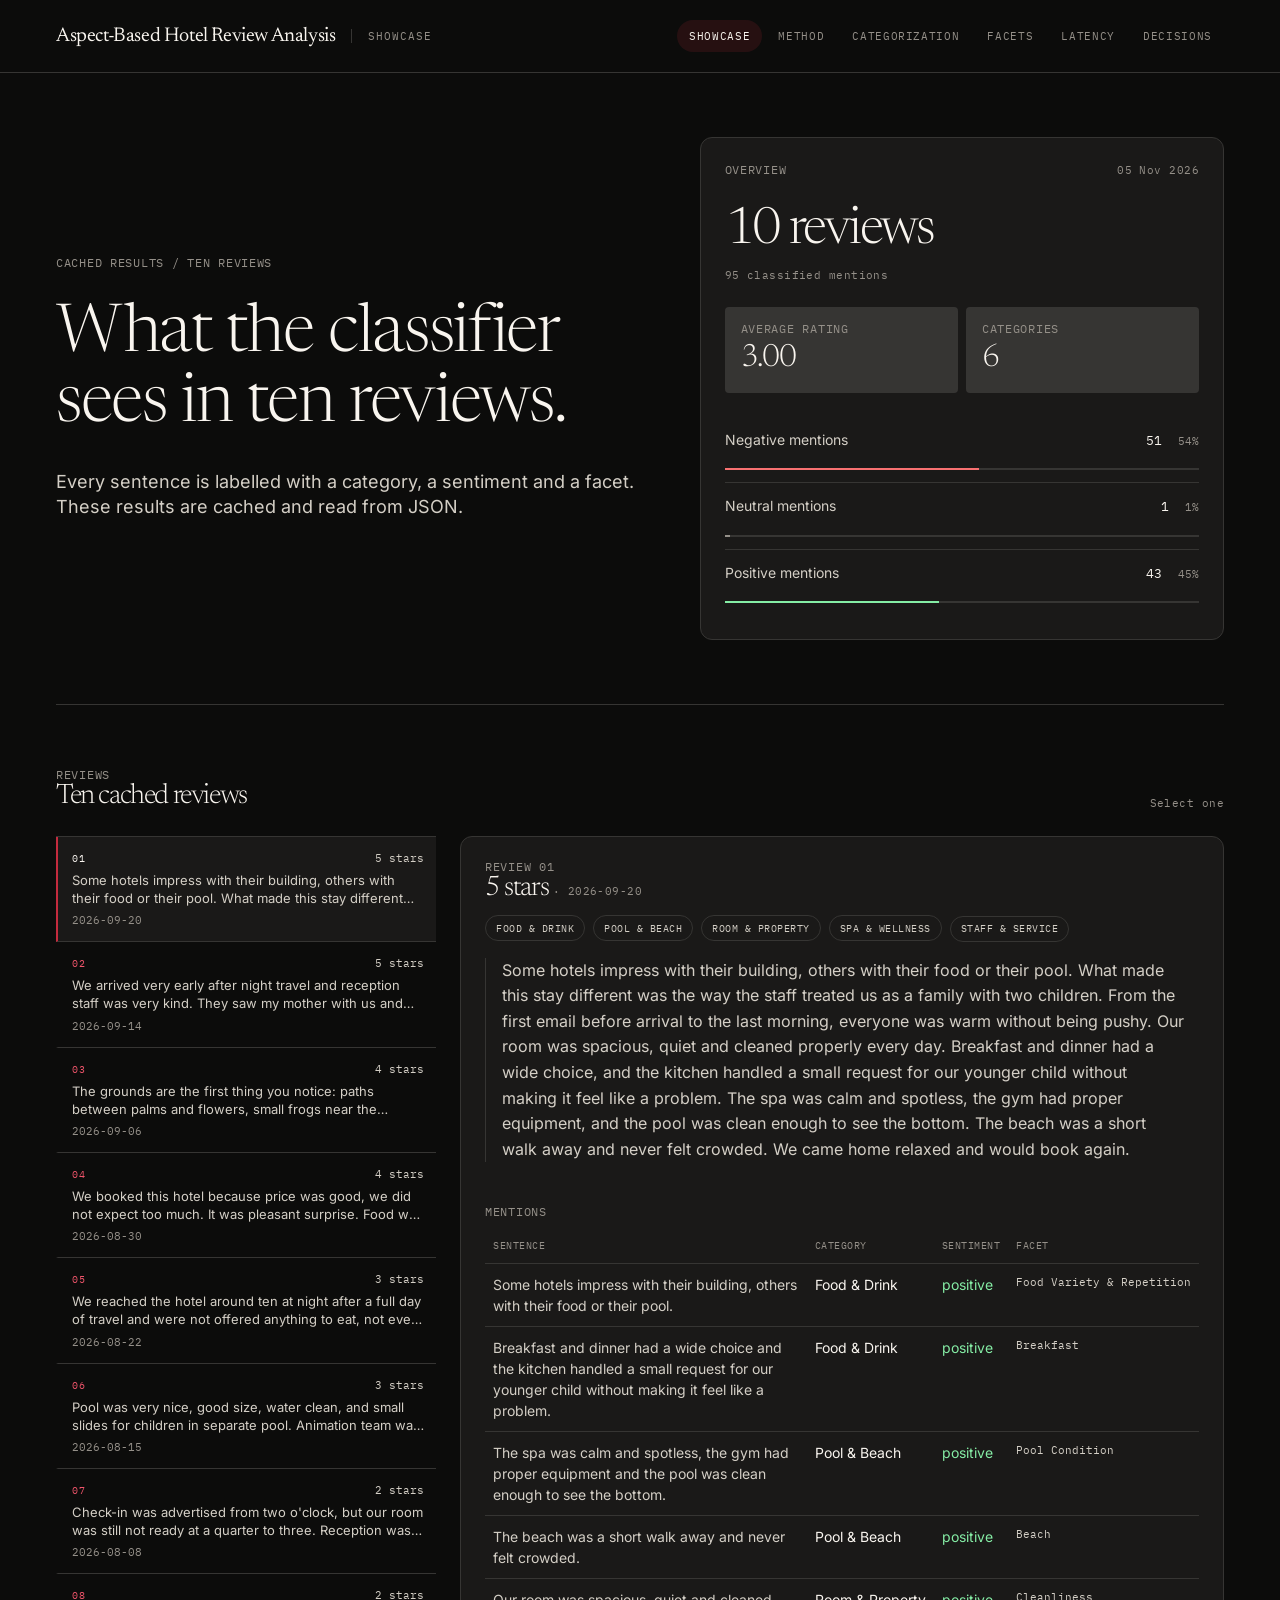
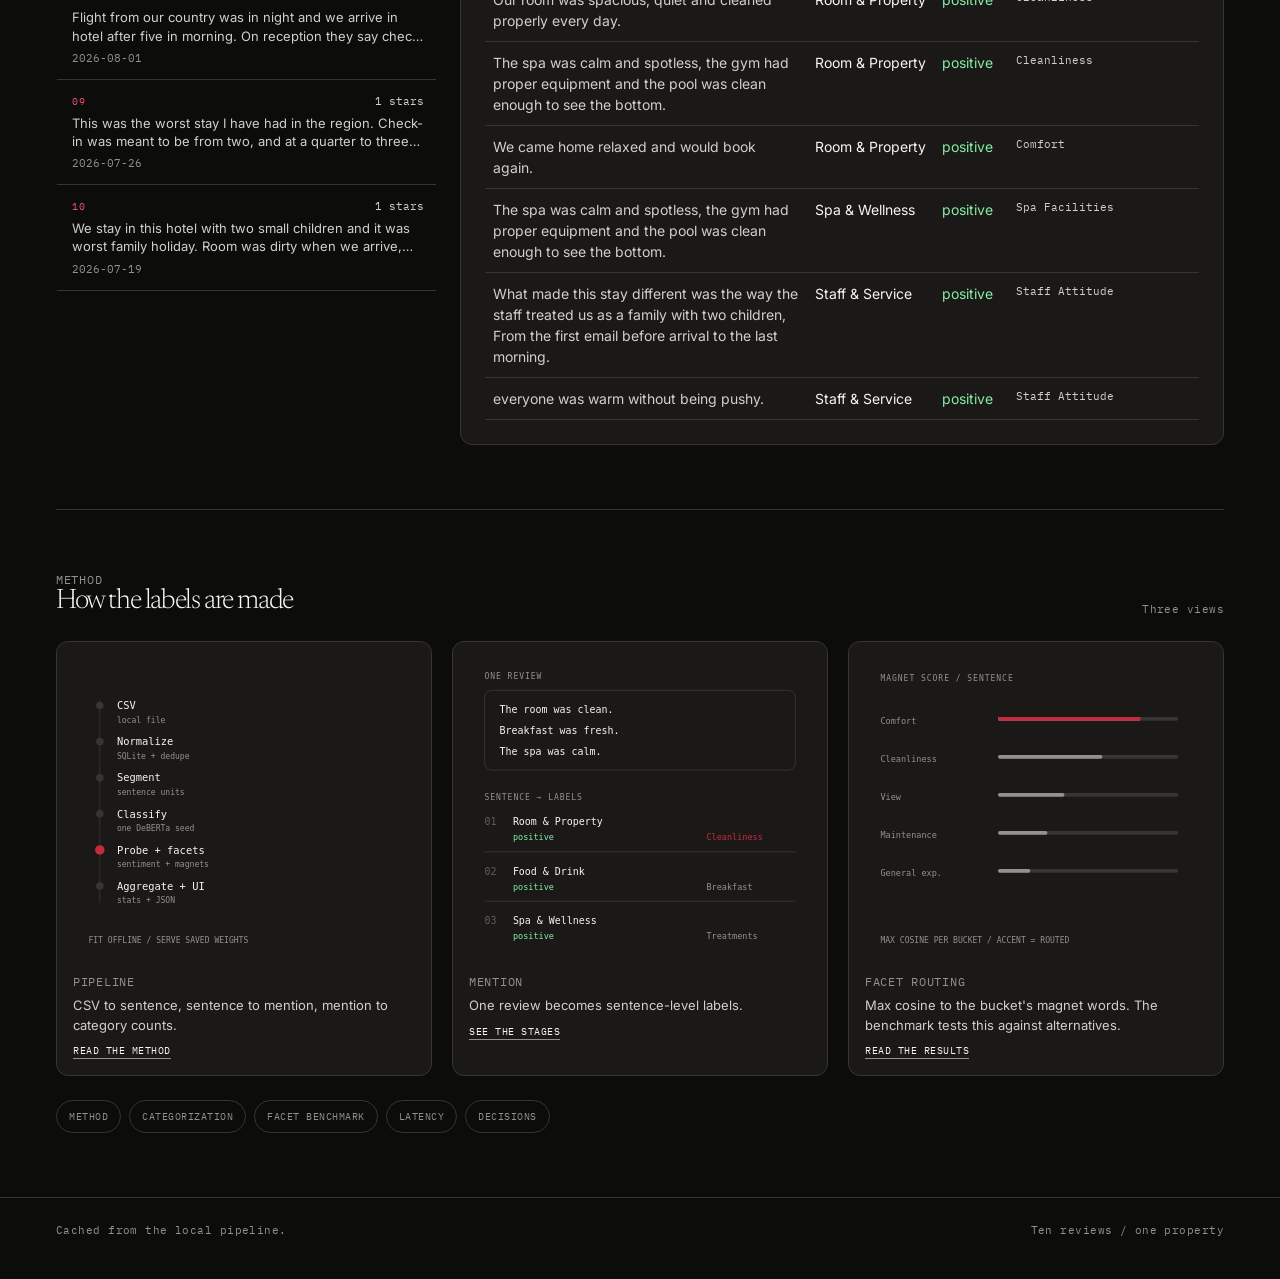
<file: docs/index.html>
<!doctype html>
<html lang="en">
<head>
<meta charset="utf-8">
<meta name="viewport" content="width=device-width, initial-scale=1">
<title>Aspect-Based Hotel Review Analysis / Showcase</title>
<link rel="stylesheet" href="assets/fonts.css?v=11">
<link rel="stylesheet" href="assets/design.css?v=11">
<link rel="stylesheet" href="assets/showcase.css?v=12">
<link rel="stylesheet" href="assets/docs.css">
</head>
<body>
<div class="progress"><div id="progress"></div></div>

<header class="topbar">
  <div class="brand">
    <span class="wordmark">Aspect-Based Hotel Review Analysis</span>
    <span class="brand-rule" aria-hidden="true"></span>
    <span class="view-label">Showcase</span>
  </div>
  <div class="doc-links">
    <a href="index.html" aria-current="page">Showcase</a>
    <a href="method.html">Method</a>
    <a href="categorization.html">Categorization</a>
    <a href="facets.html">Facets</a>
    <a href="latency.html">Latency</a>
    <a href="decisions.html">Decisions</a>
  </div>
</header>

<main class="container">
  <div class="overview-top">
    <section class="hero">
      <p class="eyebrow">Cached results / ten reviews</p>
      <h1 class="display"><span class="line"><span>What the classifier</span></span><span class="line"><span>sees in ten reviews.</span></span></h1>
      <p class="lede">Every sentence is labelled with a category, a sentiment and a facet. These results are cached and read from JSON.</p>
    </section>

    <section class="panel overview-panel" id="summary">
      <div class="panel-head">
        <p class="eyebrow">Overview</p>
        <span class="caption" id="summaryDate"></span>
      </div>
      <p class="display2" id="summaryReviews">0 reviews</p>
      <p class="caption" id="summaryMentions"></p>
      <div class="metrics" id="summaryMetrics"></div>
      <div class="ledger" id="summaryLedger"></div>
    </section>
  </div>

  <hr class="rule">

  <div class="section-head">
    <div>
      <p class="eyebrow">Reviews</p>
      <h2 class="heading">Ten cached reviews</h2>
    </div>
    <span class="caption">Select one</span>
  </div>

  <div class="showcase-layout">
    <div>
      <div class="review-list" id="reviewList" role="tablist" aria-label="Reviews"></div>
    </div>
    <div class="panel detail" id="detail">
      <p class="empty">Select a review.</p>
    </div>
  </div>

  <hr class="rule">

  <div class="section-head">
    <div>
      <p class="eyebrow">Method</p>
      <h2 class="heading">How the labels are made</h2>
    </div>
    <span class="caption">Three views</span>
  </div>

  <div class="diagram-grid">
    <figure class="diagram-card">
      <img src="assets/diagrams/pipeline.svg" alt="Pipeline from a local CSV through normalize, segmentation, classification, sentiment and facets to the overview.">
      <figcaption><span class="eyebrow">Pipeline</span><p>CSV to sentence, sentence to mention, mention to category counts.</p><a href="method.html">Read the method</a></figcaption>
    </figure>
    <figure class="diagram-card">
      <img src="assets/diagrams/mention.svg" alt="One review split into three sentences, each with a category, sentiment and facet.">
      <figcaption><span class="eyebrow">Mention</span><p>One review becomes sentence-level labels.</p><a href="method.html">See the stages</a></figcaption>
    </figure>
    <figure class="diagram-card">
      <img src="assets/diagrams/facet-routing.svg" alt="A sentence is routed to the bucket with the highest cosine similarity to its magnet words.">
      <figcaption><span class="eyebrow">Facet routing</span><p>Max cosine to the bucket's magnet words. The benchmark tests this against alternatives.</p><a href="facets.html">Read the results</a></figcaption>
    </figure>
  </div>

  <div class="method-links">
    <a href="method.html">Method</a>
    <a href="categorization.html">Categorization</a>
    <a href="facets.html">Facet benchmark</a>
    <a href="latency.html">Latency</a>
    <a href="decisions.html">Decisions</a>
  </div>
</main>

<footer class="container footer">
  <span class="caption">Cached from the local pipeline.</span>
  <span class="caption">Ten reviews / one property</span>
</footer>

<div class="toast" id="toast"></div>
<script src="showcase.js?v=11"></script>
</body>
</html>
</file>
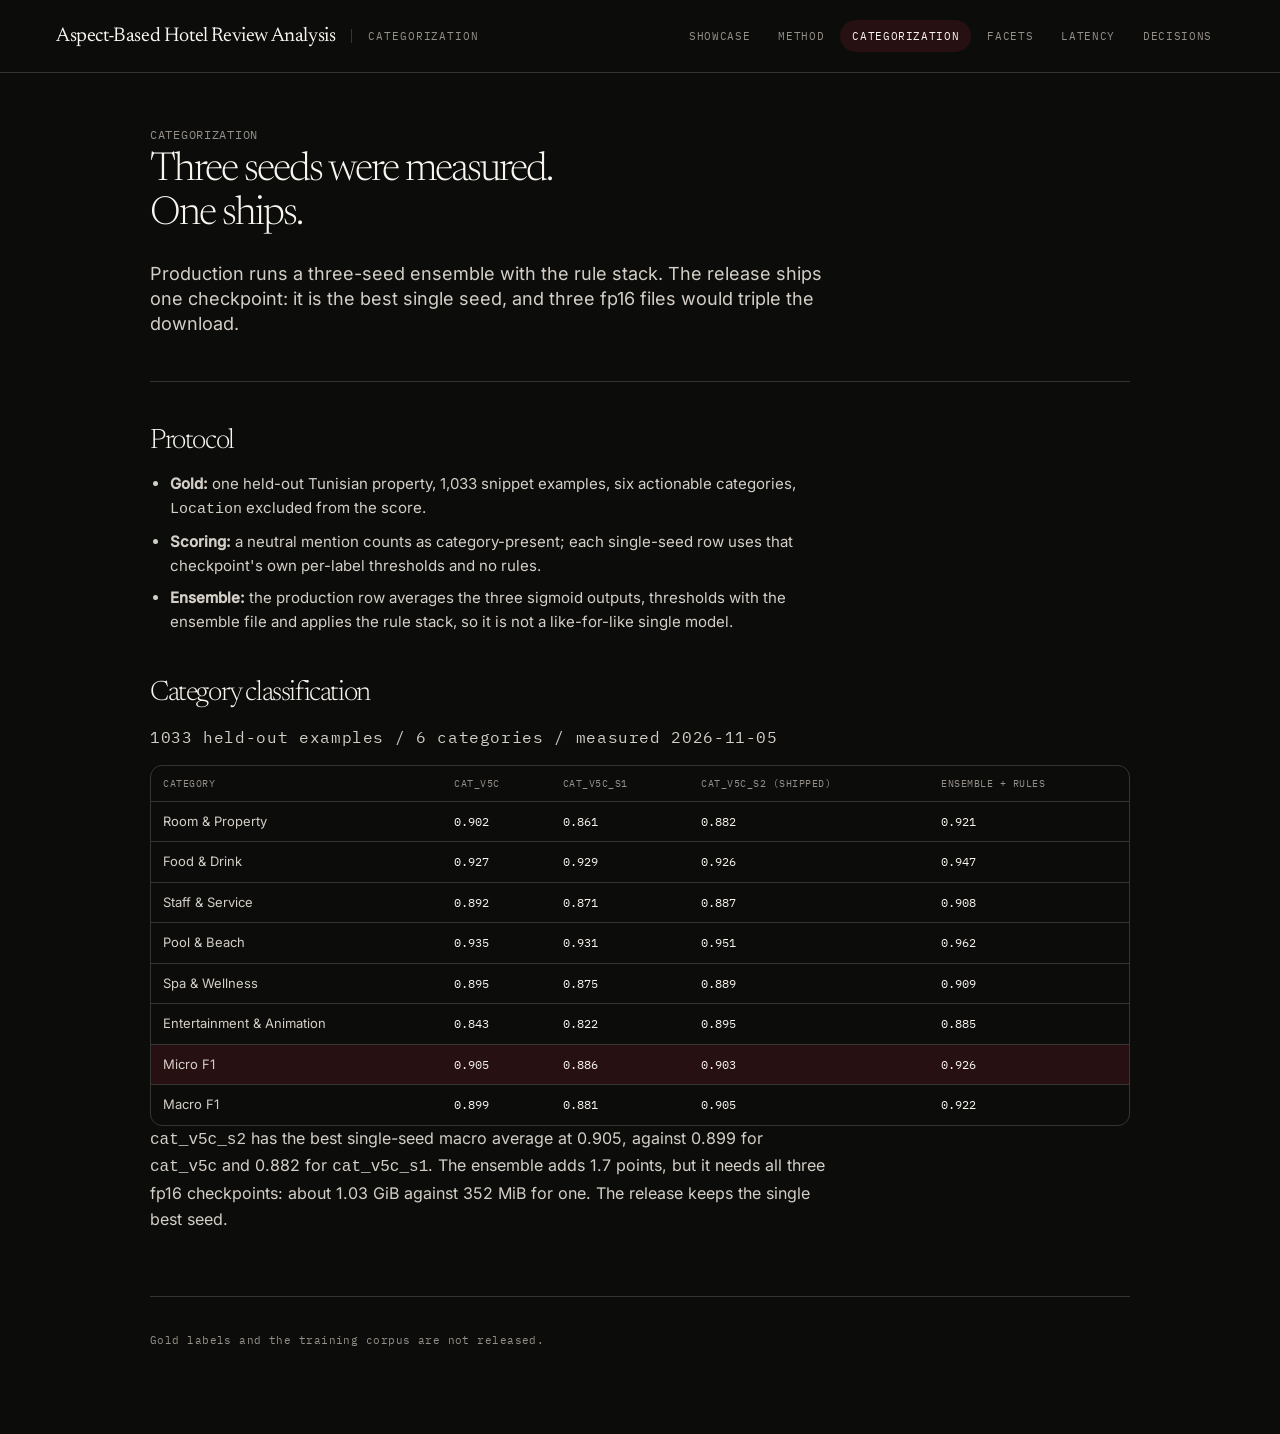
<file: docs/categorization.html>
<!doctype html>
<html lang="en">
<head>
<meta charset="utf-8">
<meta name="viewport" content="width=device-width, initial-scale=1">
<title>Categorization / Aspect-Based Hotel Review Analysis</title>
<link rel="stylesheet" href="assets/fonts.css">
<link rel="stylesheet" href="assets/design.css">
<link rel="stylesheet" href="assets/docs.css">
</head>
<body>
<header class="topbar">
  <div class="brand">
    <span class="wordmark">Aspect-Based Hotel Review Analysis</span>
    <span class="brand-rule" aria-hidden="true"></span>
    <span class="view-label">Categorization</span>
  </div>
  <div class="doc-links">
    <a href="index.html">Showcase</a>
    <a href="method.html">Method</a>
    <a href="categorization.html" aria-current="page">Categorization</a>
    <a href="facets.html">Facets</a>
    <a href="latency.html">Latency</a>
    <a href="decisions.html">Decisions</a>
  </div>
</header>

<main class="doc-main">
  <header class="doc-hero">
    <p class="eyebrow doc-kicker">Categorization</p>
    <h1 class="display2">Three seeds were measured. One ships.</h1>
    <p class="lede">Production runs a three-seed ensemble with the rule stack. The release ships one checkpoint: it is the best single seed, and three fp16 files would triple the download.</p>
  </header>

  <section class="doc-section">
    <h2 class="heading">Protocol</h2>
    <ul>
      <li><b>Gold:</b> one held-out Tunisian property, 1,033 snippet examples, six actionable categories, <code>Location</code> excluded from the score.</li>
      <li><b>Scoring:</b> a neutral mention counts as category-present; each single-seed row uses that checkpoint's own per-label thresholds and no rules.</li>
      <li><b>Ensemble:</b> the production row averages the three sigmoid outputs, thresholds with the ensemble file and applies the rule stack, so it is not a like-for-like single model.</li>
    </ul>
  </section>

  <section class="doc-section">
    <h2 class="heading">Category classification</h2>
    <p class="caption" id="seedMeta">Loading the cached run.</p>
    <div class="doc-table-wrap">
      <table class="doc-table">
        <thead id="seedHead"><tr><th>Category</th><th>Loading...</th></tr></thead>
        <tbody id="seedRows"><tr><td colspan="5" class="caption">Loading...</td></tr></tbody>
      </table>
    </div>
    <p><code>cat_v5c_s2</code> has the best single-seed macro average at 0.905, against 0.899 for <code>cat_v5c</code> and 0.882 for <code>cat_v5c_s1</code>. The ensemble adds 1.7 points, but it needs all three fp16 checkpoints: about 1.03 GiB against 352 MiB for one. The release keeps the single best seed.</p>
  </section>

  <footer class="doc-foot">
    <p class="caption">Gold labels and the training corpus are not released.</p>
  </footer>
</main>

<script>
const fmt = (x) => Number(x).toFixed(3);
const label = (name) =>
  name === "cat_v5c_s2" ? "cat_v5c_s2 (shipped)" :
  name === "ensemble + rules" ? "Ensemble + rules" : name;

fetch("data/categorization.json").then((r) => {
  if (!r.ok) throw new Error("categorization.json " + r.status);
  return r.json();
}).then((d) => {
  const methods = d.methods;
  const cats = methods[0].per_category.map((c) => c.category);
  document.getElementById("seedHead").innerHTML =
    `<tr><th>Category</th>${methods.map((m) => `<th>${label(m.name)}</th>`).join("")}</tr>`;
  const rows = cats.map((cat, i) =>
    `<tr><td>${cat}</td>${methods.map((m) => `<td class="num">${fmt(m.per_category[i].f1)}</td>`).join("")}</tr>`);
  rows.push(`<tr class="current"><td>Micro F1</td>${methods.map((m) => `<td class="num">${fmt(m.micro.f1)}</td>`).join("")}</tr>`);
  rows.push(`<tr><td>Macro F1</td>${methods.map((m) => `<td class="num">${fmt(m.macro.f1)}</td>`).join("")}</tr>`);
  document.getElementById("seedRows").innerHTML = rows.join("");
  document.getElementById("seedMeta").textContent =
    `${d.gold.examples} held-out examples / ${d.gold.categories} categories / measured ${d.generated}`;
}).catch((e) => {
  document.getElementById("seedMeta").innerHTML = `<span class="doc-error">${e.message}</span>`;
});
</script>
</body>
</html>
</file>
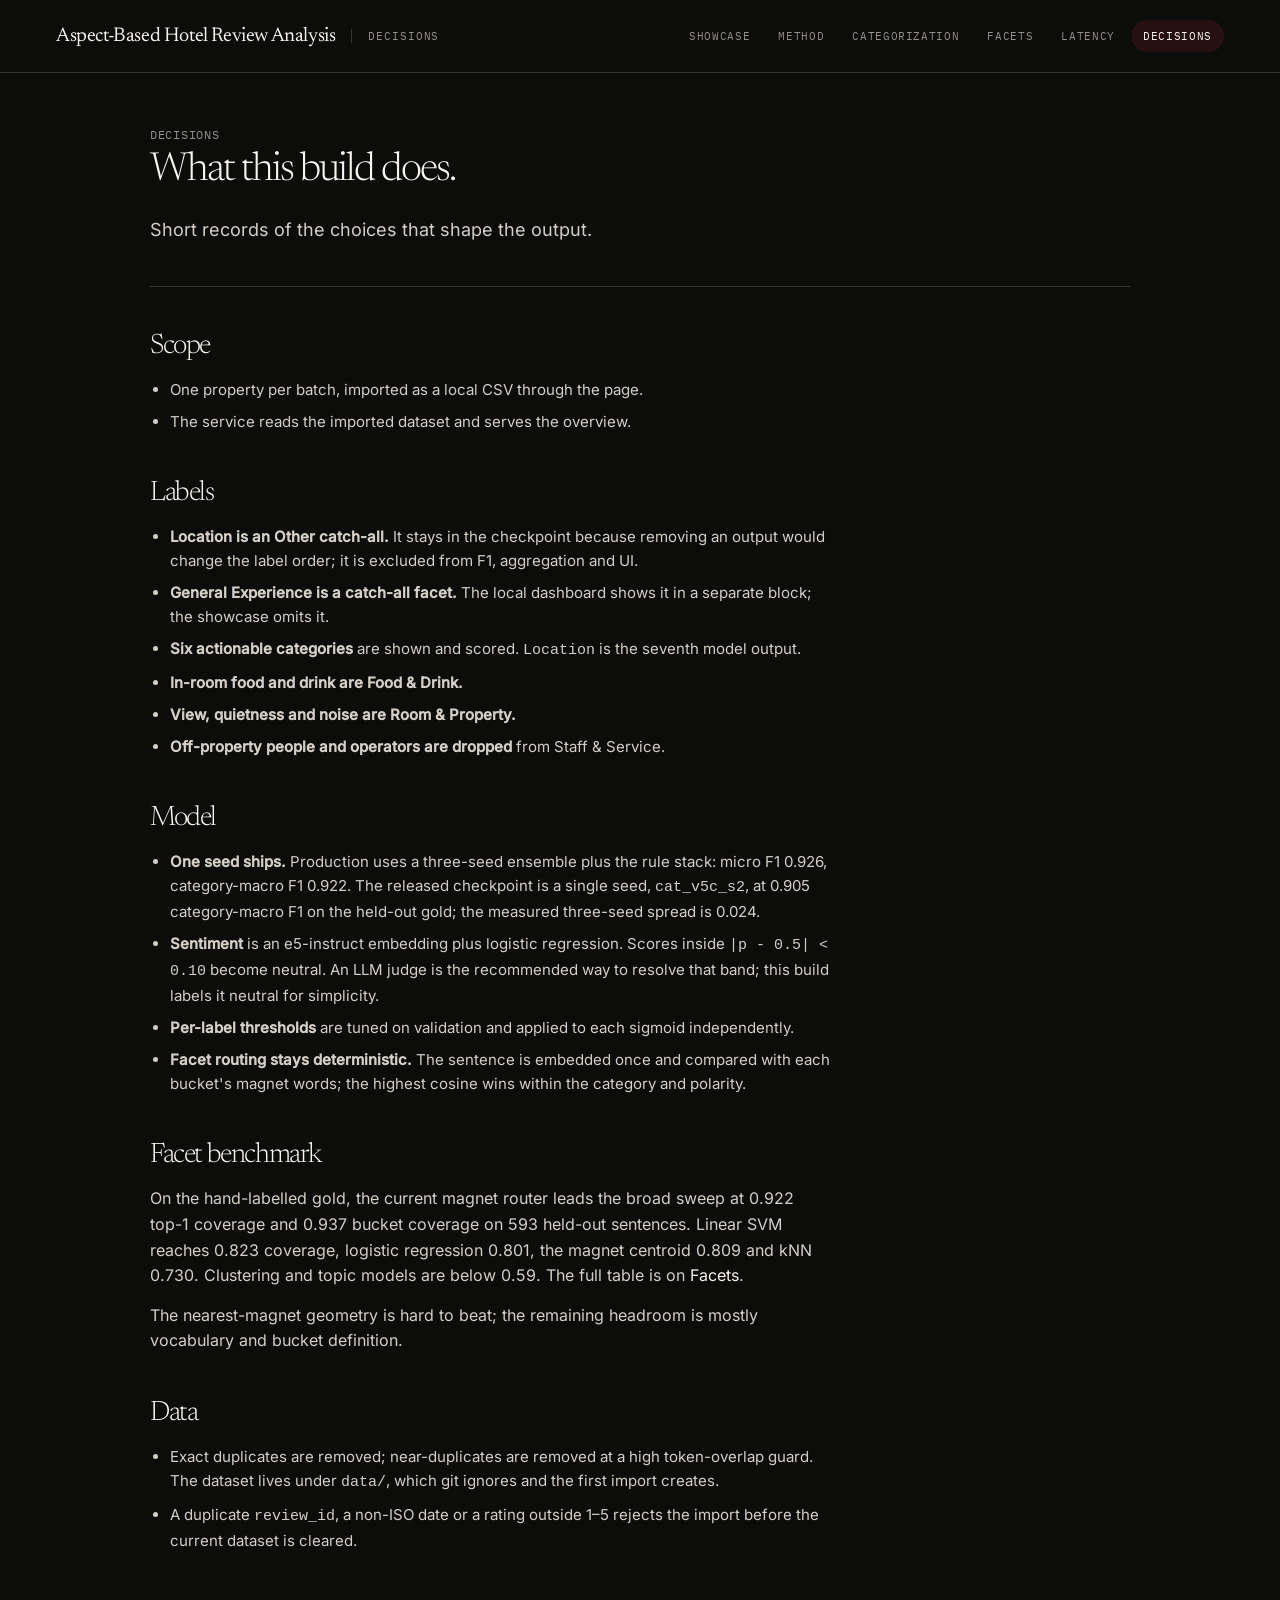
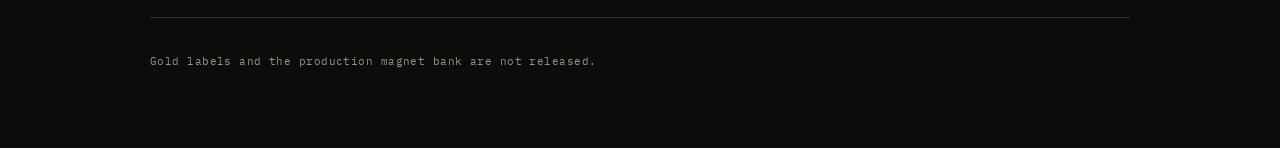
<file: docs/decisions.html>
<!doctype html>
<html lang="en">
<head>
<meta charset="utf-8">
<meta name="viewport" content="width=device-width, initial-scale=1">
<title>Decisions / Aspect-Based Hotel Review Analysis</title>
<link rel="stylesheet" href="assets/fonts.css">
<link rel="stylesheet" href="assets/design.css">
<link rel="stylesheet" href="assets/docs.css">
</head>
<body>
<header class="topbar">
  <div class="brand">
    <span class="wordmark">Aspect-Based Hotel Review Analysis</span>
    <span class="brand-rule" aria-hidden="true"></span>
    <span class="view-label">Decisions</span>
  </div>
  <div class="doc-links">
    <a href="index.html">Showcase</a>
    <a href="method.html">Method</a>
    <a href="categorization.html">Categorization</a>
    <a href="facets.html">Facets</a>
    <a href="latency.html">Latency</a>
    <a href="decisions.html" aria-current="page">Decisions</a>
  </div>
</header>

<main class="doc-main">
  <header class="doc-hero">
    <p class="eyebrow doc-kicker">Decisions</p>
    <h1 class="display2">What this build does.</h1>
    <p class="lede">Short records of the choices that shape the output.</p>
  </header>

  <section class="doc-section">
    <h2 class="heading">Scope</h2>
    <ul>
      <li>One property per batch, imported as a local CSV through the page.</li>
      <li>The service reads the imported dataset and serves the overview.</li>
    </ul>
  </section>

  <section class="doc-section">
    <h2 class="heading">Labels</h2>
    <ul>
      <li><b>Location is an Other catch-all.</b> It stays in the checkpoint because removing an output would change the label order; it is excluded from F1, aggregation and UI.</li>
      <li><b>General Experience is a catch-all facet.</b> The local dashboard shows it in a separate block; the showcase omits it.</li>
      <li><b>Six actionable categories</b> are shown and scored. <code>Location</code> is the seventh model output.</li>
      <li><b>In-room food and drink are Food &amp; Drink.</b></li>
      <li><b>View, quietness and noise are Room &amp; Property.</b></li>
      <li><b>Off-property people and operators are dropped</b> from Staff &amp; Service.</li>
    </ul>
  </section>

  <section class="doc-section">
    <h2 class="heading">Model</h2>
    <ul>
      <li><b>One seed ships.</b> Production uses a three-seed ensemble plus the rule stack: micro F1 0.926, category-macro F1 0.922. The released checkpoint is a single seed, <code>cat_v5c_s2</code>, at 0.905 category-macro F1 on the held-out gold; the measured three-seed spread is 0.024.</li>
      <li><b>Sentiment</b> is an e5-instruct embedding plus logistic regression. Scores inside <code>|p - 0.5| &lt; 0.10</code> become neutral. An LLM judge is the recommended way to resolve that band; this build labels it neutral for simplicity.</li>
      <li><b>Per-label thresholds</b> are tuned on validation and applied to each sigmoid independently.</li>
      <li><b>Facet routing stays deterministic.</b> The sentence is embedded once and compared with each bucket's magnet words; the highest cosine wins within the category and polarity.</li>
    </ul>
  </section>

  <section class="doc-section">
    <h2 class="heading">Facet benchmark</h2>
    <p>On the hand-labelled gold, the current magnet router leads the broad sweep at 0.922 top-1 coverage and 0.937 bucket coverage on 593 held-out sentences. Linear SVM reaches 0.823 coverage, logistic regression 0.801, the magnet centroid 0.809 and kNN 0.730. Clustering and topic models are below 0.59. The full table is on <a href="facets.html">Facets</a>.</p>
    <p>The nearest-magnet geometry is hard to beat; the remaining headroom is mostly vocabulary and bucket definition.</p>
  </section>

  <section class="doc-section">
    <h2 class="heading">Data</h2>
    <ul>
      <li>Exact duplicates are removed; near-duplicates are removed at a high token-overlap guard. The dataset lives under <code>data/</code>, which git ignores and the first import creates.</li>
      <li>A duplicate <code>review_id</code>, a non-ISO date or a rating outside 1&ndash;5 rejects the import before the current dataset is cleared.</li>
    </ul>
  </section>

  <footer class="doc-foot">
    <p class="caption">Gold labels and the production magnet bank are not released.</p>
  </footer>
</main>
</body>
</html>
</file>
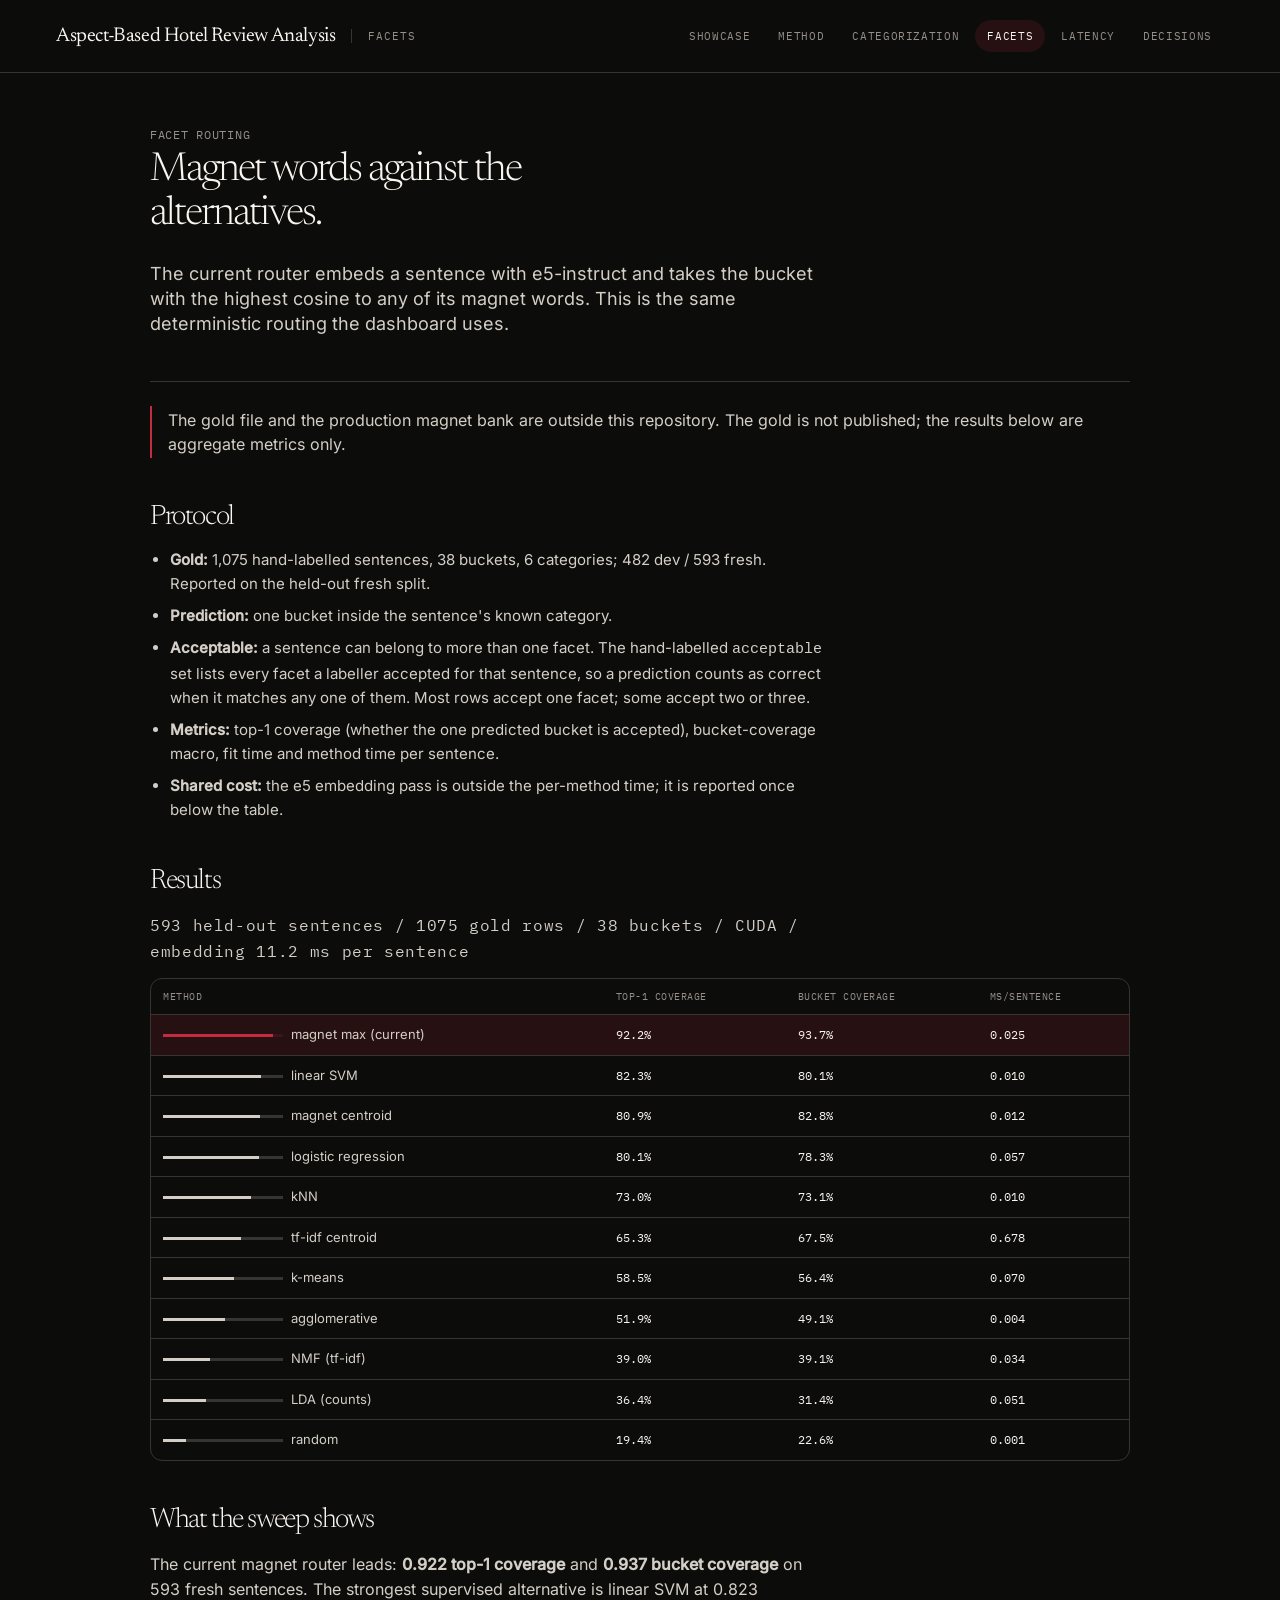
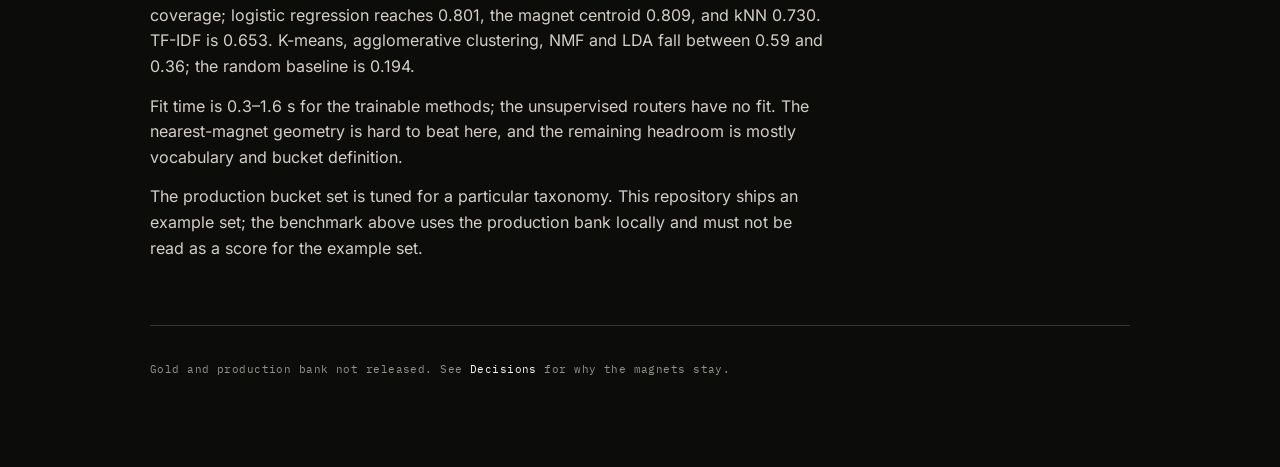
<file: docs/facets.html>
<!doctype html>
<html lang="en">
<head>
<meta charset="utf-8">
<meta name="viewport" content="width=device-width, initial-scale=1">
<title>Facet routing / Aspect-Based Hotel Review Analysis</title>
<link rel="stylesheet" href="assets/fonts.css">
<link rel="stylesheet" href="assets/design.css">
<link rel="stylesheet" href="assets/docs.css">
</head>
<body>
<header class="topbar">
  <div class="brand">
    <span class="wordmark">Aspect-Based Hotel Review Analysis</span>
    <span class="brand-rule" aria-hidden="true"></span>
    <span class="view-label">Facets</span>
  </div>
  <div class="doc-links">
    <a href="index.html">Showcase</a>
    <a href="method.html">Method</a>
    <a href="categorization.html">Categorization</a>
    <a href="facets.html" aria-current="page">Facets</a>
    <a href="latency.html">Latency</a>
    <a href="decisions.html">Decisions</a>
  </div>
</header>

<main class="doc-main">
  <header class="doc-hero">
    <p class="eyebrow doc-kicker">Facet routing</p>
    <h1 class="display2">Magnet words against the alternatives.</h1>
    <p class="lede">The current router embeds a sentence with e5-instruct and takes the bucket with the highest cosine to any of its magnet words. This is the same deterministic routing the dashboard uses.</p>
  </header>

  <div class="doc-callout">
    <p>The gold file and the production magnet bank are outside this repository. The gold is not published; the results below are aggregate metrics only.</p>
  </div>

  <section class="doc-section">
    <h2 class="heading">Protocol</h2>
    <ul>
      <li><b>Gold:</b> 1,075 hand-labelled sentences, 38 buckets, 6 categories; 482 dev / 593 fresh. Reported on the held-out fresh split.</li>
      <li><b>Prediction:</b> one bucket inside the sentence's known category.</li>
      <li><b>Acceptable:</b> a sentence can belong to more than one facet. The hand-labelled <code>acceptable</code> set lists every facet a labeller accepted for that sentence, so a prediction counts as correct when it matches any one of them. Most rows accept one facet; some accept two or three.</li>
      <li><b>Metrics:</b> top-1 coverage (whether the one predicted bucket is accepted), bucket-coverage macro, fit time and method time per sentence.</li>
      <li><b>Shared cost:</b> the e5 embedding pass is outside the per-method time; it is reported once below the table.</li>
    </ul>
  </section>

  <section class="doc-section">
    <h2 class="heading">Results</h2>
    <p class="caption" id="facetMeta">Loading the cached benchmark.</p>
    <div class="doc-table-wrap">
      <table class="doc-table">
        <thead><tr><th>Method</th><th>Top-1 coverage</th><th>Bucket coverage</th><th>ms/sentence</th></tr></thead>
        <tbody id="facetRows"><tr><td colspan="4" class="caption">Loading...</td></tr></tbody>
      </table>
    </div>
  </section>

  <section class="doc-section">
    <h2 class="heading">What the sweep shows</h2>
    <p>The current magnet router leads: <b>0.922 top-1 coverage</b> and <b>0.937 bucket coverage</b> on 593 fresh sentences. The strongest supervised alternative is linear SVM at 0.823 coverage; logistic regression reaches 0.801, the magnet centroid 0.809, and kNN 0.730. TF-IDF is 0.653. K-means, agglomerative clustering, NMF and LDA fall between 0.59 and 0.36; the random baseline is 0.194.</p>
    <p>Fit time is 0.3&ndash;1.6 s for the trainable methods; the unsupervised routers have no fit. The nearest-magnet geometry is hard to beat here, and the remaining headroom is mostly vocabulary and bucket definition.</p>
    <p>The production bucket set is tuned for a particular taxonomy. This repository ships an example set; the benchmark above uses the production bank locally and must not be read as a score for the example set.</p>
  </section>

  <footer class="doc-foot">
    <p class="caption">Gold and production bank not released. See <a href="decisions.html">Decisions</a> for why the magnets stay.</p>
  </footer>
</main>

<script>
fetch("data/facet-eval.json").then((r) => {
  if (!r.ok) throw new Error("facet-eval.json " + r.status);
  return r.json();
}).then((d) => {
  const g = d.gold;
  document.getElementById("facetMeta").textContent =
    `${g.evaluated} held-out sentences / ${g.rows} gold rows / ${g.buckets} buckets / ${d.environment.device.toUpperCase()} / embedding ${d.embedding_ms_per_sentence.toFixed(1)} ms per sentence`;
  const rows = d.algorithms.slice().sort((a, b) => b.coverage - a.coverage);
  document.getElementById("facetRows").innerHTML = rows.map((a) => {
    const current = a.name.startsWith("magnet max");
    return `<tr class="${current ? "current" : ""}">
      <td><span class="doc-bar ${current ? "current" : ""}"><i style="width:${Math.round(a.coverage * 100)}%"></i></span>${a.name}</td>
      <td class="num">${(a.coverage * 100).toFixed(1)}%</td>
      <td class="num">${(a.bucket_coverage * 100).toFixed(1)}%</td>
      <td class="num">${a.method_ms_per_sentence.toFixed(3)}</td>
    </tr>`;
  }).join("");
}).catch((e) => {
  document.getElementById("facetMeta").innerHTML = `<span class="doc-error">${e.message}</span>`;
});
</script>
</body>
</html>
</file>
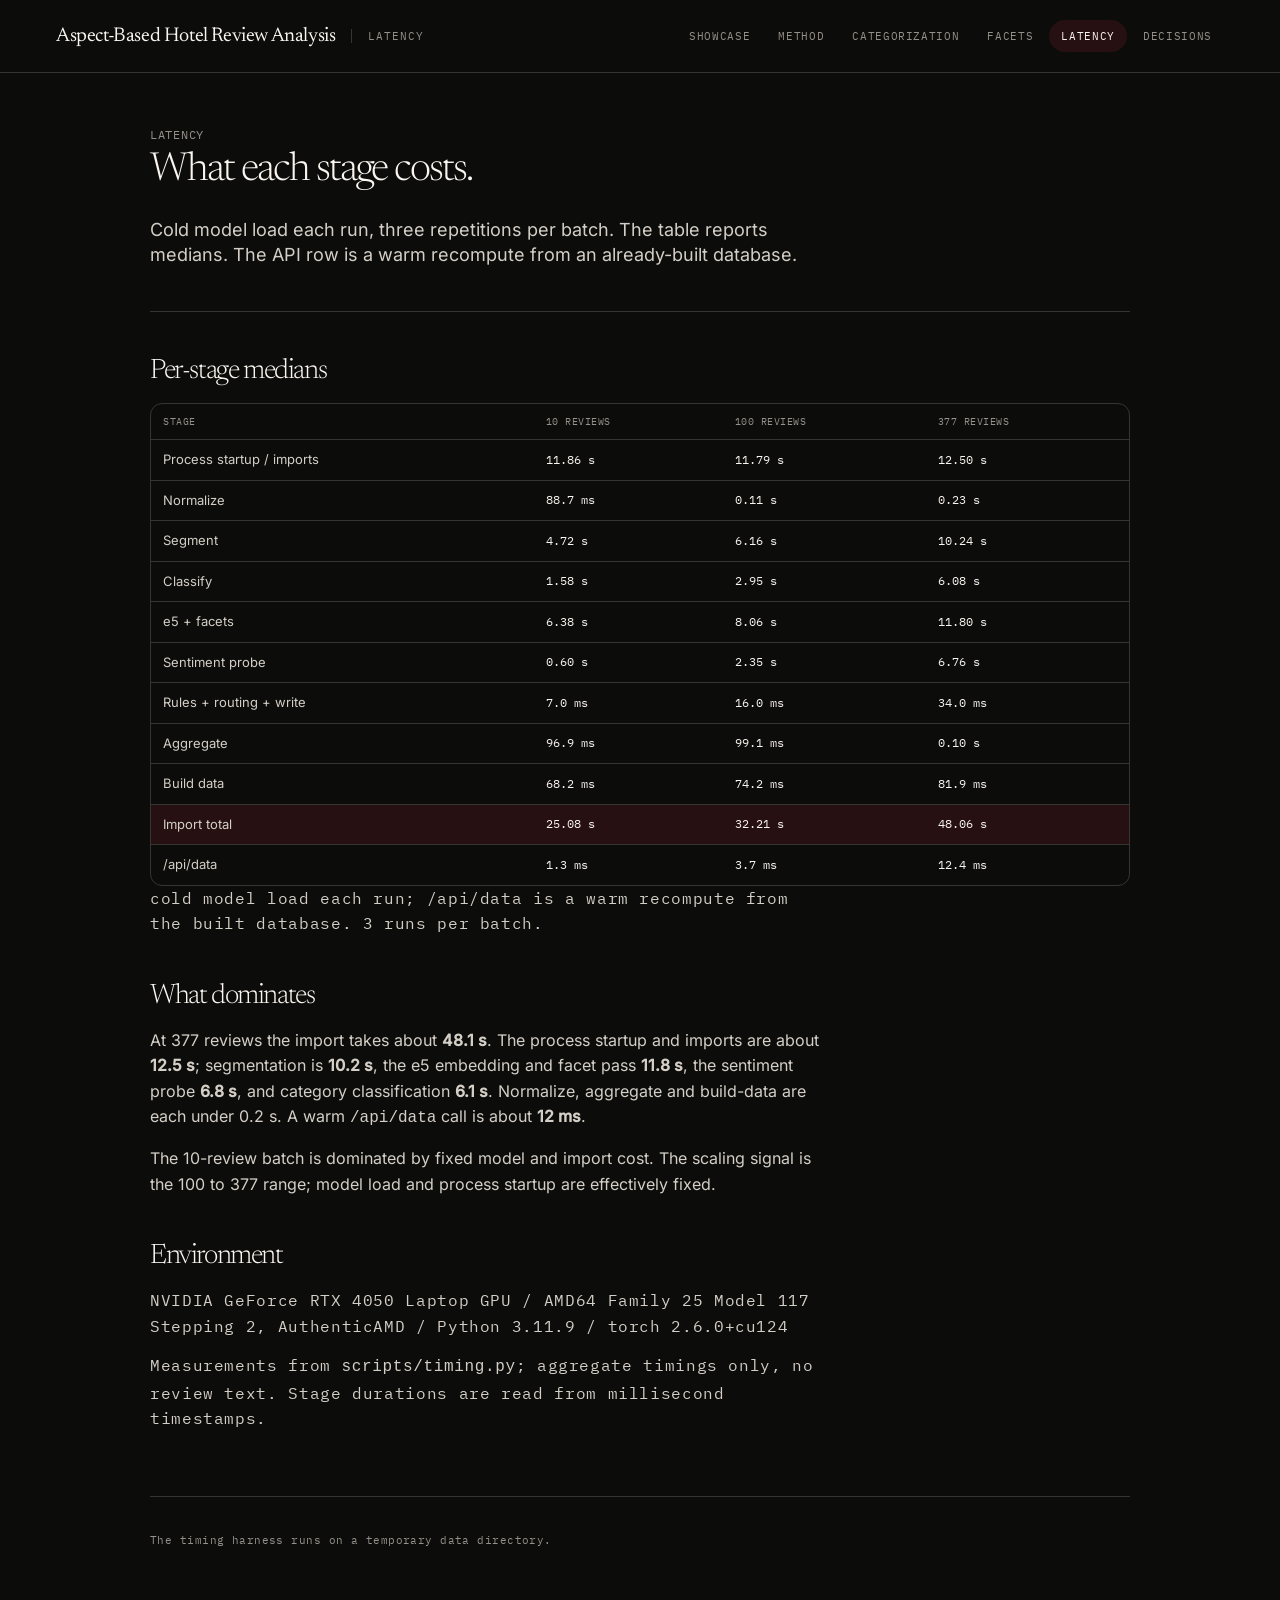
<file: docs/latency.html>
<!doctype html>
<html lang="en">
<head>
<meta charset="utf-8">
<meta name="viewport" content="width=device-width, initial-scale=1">
<title>Latency / Aspect-Based Hotel Review Analysis</title>
<link rel="stylesheet" href="assets/fonts.css">
<link rel="stylesheet" href="assets/design.css">
<link rel="stylesheet" href="assets/docs.css">
</head>
<body>
<header class="topbar">
  <div class="brand">
    <span class="wordmark">Aspect-Based Hotel Review Analysis</span>
    <span class="brand-rule" aria-hidden="true"></span>
    <span class="view-label">Latency</span>
  </div>
  <div class="doc-links">
    <a href="index.html">Showcase</a>
    <a href="method.html">Method</a>
    <a href="categorization.html">Categorization</a>
    <a href="facets.html">Facets</a>
    <a href="latency.html" aria-current="page">Latency</a>
    <a href="decisions.html">Decisions</a>
  </div>
</header>

<main class="doc-main">
  <header class="doc-hero">
    <p class="eyebrow doc-kicker">Latency</p>
    <h1 class="display2">What each stage costs.</h1>
    <p class="lede">Cold model load each run, three repetitions per batch. The table reports medians. The API row is a warm recompute from an already-built database.</p>
  </header>

  <section class="doc-section">
    <h2 class="heading">Per-stage medians</h2>
    <div class="doc-table-wrap">
      <table class="doc-table">
        <thead><tr><th>Stage</th><th>10 reviews</th><th>100 reviews</th><th>377 reviews</th></tr></thead>
        <tbody id="latencyRows"><tr><td colspan="4" class="caption">Loading...</td></tr></tbody>
      </table>
    </div>
    <p class="caption" id="latencyMeta"></p>
  </section>

  <section class="doc-section">
    <h2 class="heading">What dominates</h2>
    <p>At 377 reviews the import takes about <b>48.1 s</b>. The process startup and imports are about <b>12.5 s</b>; segmentation is <b>10.2 s</b>, the e5 embedding and facet pass <b>11.8 s</b>, the sentiment probe <b>6.8 s</b>, and category classification <b>6.1 s</b>. Normalize, aggregate and build-data are each under 0.2 s. A warm <code>/api/data</code> call is about <b>12 ms</b>.</p>
    <p>The 10-review batch is dominated by fixed model and import cost. The scaling signal is the 100 to 377 range; model load and process startup are effectively fixed.</p>
  </section>

  <section class="doc-section">
    <h2 class="heading">Environment</h2>
    <p class="caption" id="latencyEnv"></p>
    <p class="caption">Measurements from <code>scripts/timing.py</code>; aggregate timings only, no review text. Stage durations are read from millisecond timestamps.</p>
  </section>

  <footer class="doc-foot">
    <p class="caption">The timing harness runs on a temporary data directory.</p>
  </footer>
</main>

<script>
const STAGES = [
  ["startup_overhead", "Process startup / imports"],
  ["normalize", "Normalize"],
  ["segment", "Segment"],
  ["classify", "Classify"],
  ["embed_facets", "e5 + facets"],
  ["sentiment", "Sentiment probe"],
  ["rules_facets_write", "Rules + routing + write"],
  ["aggregate", "Aggregate"],
  ["build_data", "Build data"],
  ["import_total", "Import total"],
  ["api_data", "/api/data"],
];
fetch("data/latency.json").then((r) => {
  if (!r.ok) throw new Error("latency.json " + r.status);
  return r.json();
}).then((d) => {
  const sizes = Object.keys(d.sizes).sort((a, b) => +a - +b);
  document.getElementById("latencyRows").innerHTML = STAGES.map(([key, label]) => {
    const cells = sizes.map((n) => {
      const s = d.sizes[n].summary[key];
      if (!s) return `<td class="num">-</td>`;
      const sec = s.median_ms / 1000;
      return `<td class="num">${sec < 0.1 ? (s.median_ms).toFixed(1) + " ms" : sec.toFixed(2) + " s"}</td>`;
    }).join("");
    return `<tr class="${key === "import_total" ? "current" : ""}"><td>${label}</td>${cells}</tr>`;
  }).join("");
  const e = d.environment;
  document.getElementById("latencyMeta").textContent =
    `${d.note}. ${d.sizes[sizes[0]].runs} runs per batch.`;
  document.getElementById("latencyEnv").textContent =
    `${e.gpu || "CPU"} / ${e.processor} / Python ${e.python} / torch ${e.torch}`;
}).catch((e) => {
  document.getElementById("latencyMeta").innerHTML = `<span class="doc-error">${e.message}</span>`;
});
</script>
</body>
</html>
</file>
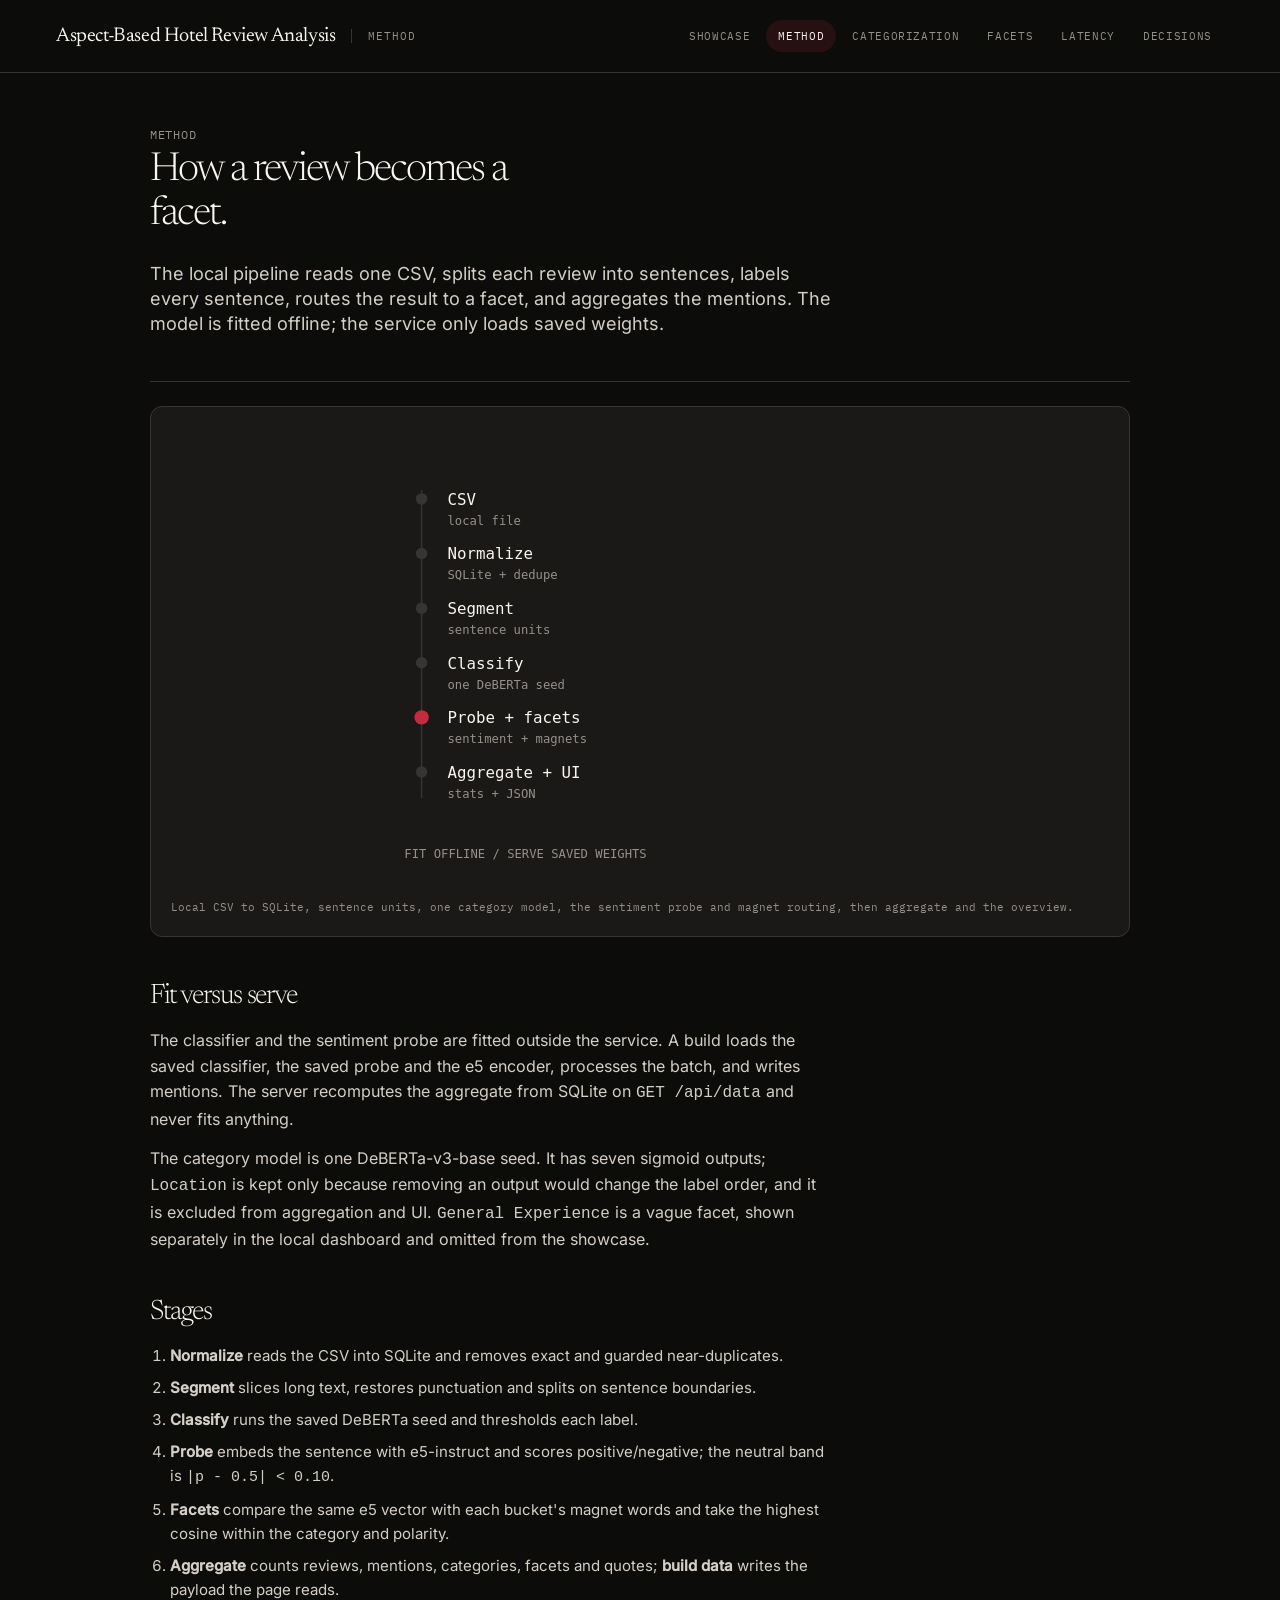
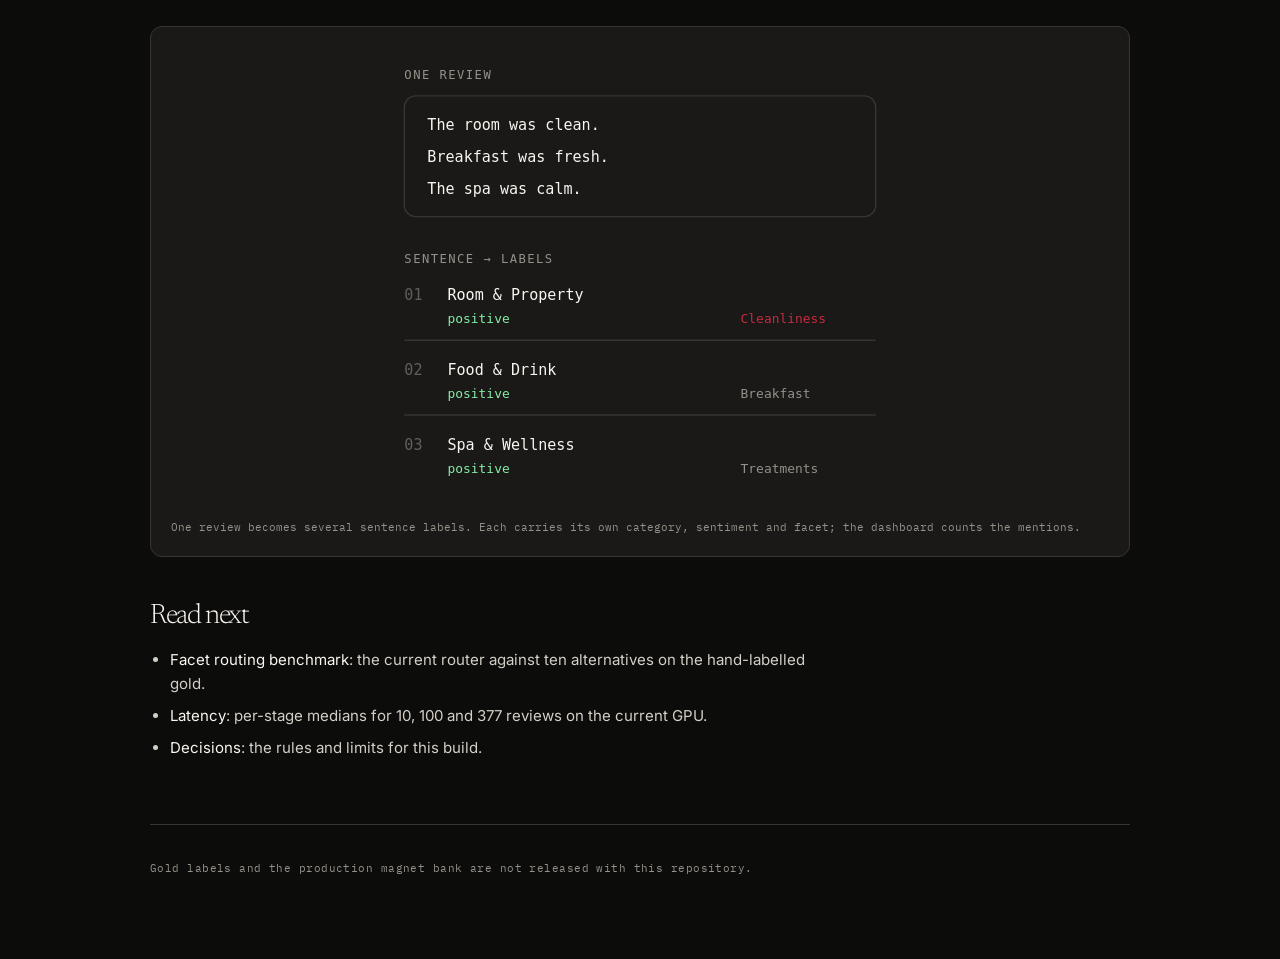
<file: docs/method.html>
<!doctype html>
<html lang="en">
<head>
<meta charset="utf-8">
<meta name="viewport" content="width=device-width, initial-scale=1">
<title>Method / Aspect-Based Hotel Review Analysis</title>
<link rel="stylesheet" href="assets/fonts.css">
<link rel="stylesheet" href="assets/design.css">
<link rel="stylesheet" href="assets/docs.css">
</head>
<body>
<header class="topbar">
  <div class="brand">
    <span class="wordmark">Aspect-Based Hotel Review Analysis</span>
    <span class="brand-rule" aria-hidden="true"></span>
    <span class="view-label">Method</span>
  </div>
  <div class="doc-links">
    <a href="index.html">Showcase</a>
    <a href="method.html" aria-current="page">Method</a>
    <a href="categorization.html">Categorization</a>
    <a href="facets.html">Facets</a>
    <a href="latency.html">Latency</a>
    <a href="decisions.html">Decisions</a>
  </div>
</header>

<main class="doc-main">
  <header class="doc-hero">
    <p class="eyebrow doc-kicker">Method</p>
    <h1 class="display2">How a review becomes a facet.</h1>
    <p class="lede">The local pipeline reads one CSV, splits each review into sentences, labels every sentence, routes the result to a facet, and aggregates the mentions. The model is fitted offline; the service only loads saved weights.</p>
  </header>

  <figure class="doc-figure">
    <img src="assets/diagrams/pipeline.svg" alt="Vertical pipeline: CSV, normalize, segment, classify, probe and facets, aggregate and UI.">
    <figcaption>Local CSV to SQLite, sentence units, one category model, the sentiment probe and magnet routing, then aggregate and the overview.</figcaption>
  </figure>

  <section class="doc-section">
    <h2 class="heading">Fit versus serve</h2>
    <p>The classifier and the sentiment probe are fitted outside the service. A build loads the saved classifier, the saved probe and the e5 encoder, processes the batch, and writes mentions. The server recomputes the aggregate from SQLite on <code>GET /api/data</code> and never fits anything.</p>
    <p>The category model is one DeBERTa-v3-base seed. It has seven sigmoid outputs; <code>Location</code> is kept only because removing an output would change the label order, and it is excluded from aggregation and UI. <code>General Experience</code> is a vague facet, shown separately in the local dashboard and omitted from the showcase.</p>
  </section>

  <section class="doc-section">
    <h2 class="heading">Stages</h2>
    <ol>
      <li><b>Normalize</b> reads the CSV into SQLite and removes exact and guarded near-duplicates.</li>
      <li><b>Segment</b> slices long text, restores punctuation and splits on sentence boundaries.</li>
      <li><b>Classify</b> runs the saved DeBERTa seed and thresholds each label.</li>
      <li><b>Probe</b> embeds the sentence with e5-instruct and scores positive/negative; the neutral band is <code>|p - 0.5| &lt; 0.10</code>.</li>
      <li><b>Facets</b> compare the same e5 vector with each bucket's magnet words and take the highest cosine within the category and polarity.</li>
      <li><b>Aggregate</b> counts reviews, mentions, categories, facets and quotes; <b>build data</b> writes the payload the page reads.</li>
    </ol>
  </section>

  <figure class="doc-figure">
    <img src="assets/diagrams/mention.svg" alt="One review split into three sentences, each labelled with a category, sentiment and facet.">
    <figcaption>One review becomes several sentence labels. Each carries its own category, sentiment and facet; the dashboard counts the mentions.</figcaption>
  </figure>

  <section class="doc-section">
    <h2 class="heading">Read next</h2>
    <ul>
      <li><a href="facets.html">Facet routing benchmark</a>: the current router against ten alternatives on the hand-labelled gold.</li>
      <li><a href="latency.html">Latency</a>: per-stage medians for 10, 100 and 377 reviews on the current GPU.</li>
      <li><a href="decisions.html">Decisions</a>: the rules and limits for this build.</li>
    </ul>
  </section>

  <footer class="doc-foot">
    <p class="caption">Gold labels and the production magnet bank are not released with this repository.</p>
  </footer>
</main>
</body>
</html>
</file>
<file: docs/assets/fonts.css>
/* IBM Plex Mono, Inter, Newsreader. Latin subsets, vendored so the page makes no
   third-party requests and the CSP can stay 'self'. OFL 1.1. */
/* latin-ext */
@font-face {
  font-family: 'IBM Plex Mono';
  font-style: normal;
  font-weight: 400;
  font-display: swap;
  src: url(fonts/-F63fjptAgt5VM-kVkqdyU8n1iEq129k.woff2) format('woff2');
  unicode-range: U+0100-02BA, U+02BD-02C5, U+02C7-02CC, U+02CE-02D7, U+02DD-02FF, U+0304, U+0308, U+0329, U+1D00-1DBF, U+1E00-1E9F, U+1EF2-1EFF, U+2020, U+20A0-20AB, U+20AD-20C4, U+2113, U+2C60-2C7F, U+A720-A7FF;
}
/* latin */
@font-face {
  font-family: 'IBM Plex Mono';
  font-style: normal;
  font-weight: 400;
  font-display: swap;
  src: url(fonts/-F63fjptAgt5VM-kVkqdyU8n1i8q1w.woff2) format('woff2');
  unicode-range: U+0000-00FF, U+0131, U+0152-0153, U+02BB-02BC, U+02C6, U+02DA, U+02DC, U+0304, U+0308, U+0329, U+2000-206F, U+20AC, U+2122, U+2191, U+2193, U+2212, U+2215, U+FEFF, U+FFFD;
}
/* latin-ext */
@font-face {
  font-family: 'IBM Plex Mono';
  font-style: normal;
  font-weight: 500;
  font-display: swap;
  src: url(fonts/-F6qfjptAgt5VM-kVkqdyU8n3twJwl5FgtIU.woff2) format('woff2');
  unicode-range: U+0100-02BA, U+02BD-02C5, U+02C7-02CC, U+02CE-02D7, U+02DD-02FF, U+0304, U+0308, U+0329, U+1D00-1DBF, U+1E00-1E9F, U+1EF2-1EFF, U+2020, U+20A0-20AB, U+20AD-20C4, U+2113, U+2C60-2C7F, U+A720-A7FF;
}
/* latin */
@font-face {
  font-family: 'IBM Plex Mono';
  font-style: normal;
  font-weight: 500;
  font-display: swap;
  src: url(fonts/-F6qfjptAgt5VM-kVkqdyU8n3twJwlBFgg.woff2) format('woff2');
  unicode-range: U+0000-00FF, U+0131, U+0152-0153, U+02BB-02BC, U+02C6, U+02DA, U+02DC, U+0304, U+0308, U+0329, U+2000-206F, U+20AC, U+2122, U+2191, U+2193, U+2212, U+2215, U+FEFF, U+FFFD;
}
/* latin-ext */
@font-face {
  font-family: 'Inter';
  font-style: normal;
  font-weight: 400;
  font-display: swap;
  src: url(fonts/UcC73FwrK3iLTeHuS_nVMrMxCp50SjIa25L7SUc.woff2) format('woff2');
  unicode-range: U+0100-02BA, U+02BD-02C5, U+02C7-02CC, U+02CE-02D7, U+02DD-02FF, U+0304, U+0308, U+0329, U+1D00-1DBF, U+1E00-1E9F, U+1EF2-1EFF, U+2020, U+20A0-20AB, U+20AD-20C4, U+2113, U+2C60-2C7F, U+A720-A7FF;
}
/* latin */
@font-face {
  font-family: 'Inter';
  font-style: normal;
  font-weight: 400;
  font-display: swap;
  src: url(fonts/UcC73FwrK3iLTeHuS_nVMrMxCp50SjIa1ZL7.woff2) format('woff2');
  unicode-range: U+0000-00FF, U+0131, U+0152-0153, U+02BB-02BC, U+02C6, U+02DA, U+02DC, U+0304, U+0308, U+0329, U+2000-206F, U+20AC, U+2122, U+2191, U+2193, U+2212, U+2215, U+FEFF, U+FFFD;
}
/* latin-ext */
@font-face {
  font-family: 'Inter';
  font-style: normal;
  font-weight: 500;
  font-display: swap;
  src: url(fonts/UcC73FwrK3iLTeHuS_nVMrMxCp50SjIa25L7SUc.woff2) format('woff2');
  unicode-range: U+0100-02BA, U+02BD-02C5, U+02C7-02CC, U+02CE-02D7, U+02DD-02FF, U+0304, U+0308, U+0329, U+1D00-1DBF, U+1E00-1E9F, U+1EF2-1EFF, U+2020, U+20A0-20AB, U+20AD-20C4, U+2113, U+2C60-2C7F, U+A720-A7FF;
}
/* latin */
@font-face {
  font-family: 'Inter';
  font-style: normal;
  font-weight: 500;
  font-display: swap;
  src: url(fonts/UcC73FwrK3iLTeHuS_nVMrMxCp50SjIa1ZL7.woff2) format('woff2');
  unicode-range: U+0000-00FF, U+0131, U+0152-0153, U+02BB-02BC, U+02C6, U+02DA, U+02DC, U+0304, U+0308, U+0329, U+2000-206F, U+20AC, U+2122, U+2191, U+2193, U+2212, U+2215, U+FEFF, U+FFFD;
}
/* latin-ext */
@font-face {
  font-family: 'Newsreader';
  font-style: normal;
  font-weight: 300;
  font-display: swap;
  src: url(fonts/cY9AfjOCX1hbuyalUrK439DyjJBG.woff2) format('woff2');
  unicode-range: U+0100-02BA, U+02BD-02C5, U+02C7-02CC, U+02CE-02D7, U+02DD-02FF, U+0304, U+0308, U+0329, U+1D00-1DBF, U+1E00-1E9F, U+1EF2-1EFF, U+2020, U+20A0-20AB, U+20AD-20C4, U+2113, U+2C60-2C7F, U+A720-A7FF;
}
/* latin */
@font-face {
  font-family: 'Newsreader';
  font-style: normal;
  font-weight: 300;
  font-display: swap;
  src: url(fonts/cY9AfjOCX1hbuyalUrK4397yjA.woff2) format('woff2');
  unicode-range: U+0000-00FF, U+0131, U+0152-0153, U+02BB-02BC, U+02C6, U+02DA, U+02DC, U+0304, U+0308, U+0329, U+2000-206F, U+20AC, U+2122, U+2191, U+2193, U+2212, U+2215, U+FEFF, U+FFFD;
}
/* latin-ext */
@font-face {
  font-family: 'Newsreader';
  font-style: normal;
  font-weight: 400;
  font-display: swap;
  src: url(fonts/cY9AfjOCX1hbuyalUrK439DyjJBG.woff2) format('woff2');
  unicode-range: U+0100-02BA, U+02BD-02C5, U+02C7-02CC, U+02CE-02D7, U+02DD-02FF, U+0304, U+0308, U+0329, U+1D00-1DBF, U+1E00-1E9F, U+1EF2-1EFF, U+2020, U+20A0-20AB, U+20AD-20C4, U+2113, U+2C60-2C7F, U+A720-A7FF;
}
/* latin */
@font-face {
  font-family: 'Newsreader';
  font-style: normal;
  font-weight: 400;
  font-display: swap;
  src: url(fonts/cY9AfjOCX1hbuyalUrK4397yjA.woff2) format('woff2');
  unicode-range: U+0000-00FF, U+0131, U+0152-0153, U+02BB-02BC, U+02C6, U+02DA, U+02DC, U+0304, U+0308, U+0329, U+2000-206F, U+20AC, U+2122, U+2191, U+2193, U+2212, U+2215, U+FEFF, U+FFFD;
}
</file>
<file: docs/assets/design.css>
/* Griffin Pomegranate tokens, adapted for the review dashboard.
   Canvas, cream, hairline structure; pomegranate is the only interactive colour. */

:root {
  --canvas: #0C0C0B;
  --surface: #1A1918;
  --raised: #363533;
  --cream: #F9F5EF;
  --stone-400: #D4CFC6;
  --stone-600: #959089;
  --stone-700: #625D58;
  --hairline: #363533;
  --hairline-soft: rgba(255, 255, 255, 0.08);
  --accent: #C42B3E;
  --accent-hover: #B02A3C;
  --accent-press: #A81732;
  --accent-deep: #A81732;
  --accent-bright: #F0556B;
  --accent-soft: rgba(196, 43, 62, 0.14);
  --positive: #85EDA5;
  --negative: #F87171;
  --warning: #FFA557;
  --serif: "Newsreader", "Apple Garamond", Baskerville, "Times New Roman", serif;
  --sans: "Inter", -apple-system, system-ui, "Segoe UI", Roboto, sans-serif;
  --mono: "IBM Plex Mono", ui-monospace, monospace;
  --ease: cubic-bezier(0.2, 0, 0, 1);
  --ease-set: cubic-bezier(0.16, 1, 0.3, 1);
  --motion-press: 90ms;
  --motion-release: 160ms;
  --motion-hover: 120ms;
  --motion-panel: 200ms;
  --motion-settle: 240ms;
  --motion-enter: 420ms;
  --motion-rule: 460ms;
}

* { box-sizing: border-box; }
html { background: var(--canvas); scroll-behavior: smooth; }
body {
  margin: 0;
  background: var(--canvas);
  color: var(--cream);
  font-family: var(--sans);
  font-size: 16px;
  line-height: 1.5;
  -webkit-font-smoothing: antialiased;
}
::selection { background: var(--accent-soft); color: var(--cream); }
a { color: var(--cream); text-decoration: none; }
button, input, select, textarea { font-family: inherit; }
button { cursor: pointer; }
:focus-visible { outline: 3px solid var(--accent); outline-offset: 2px; border-radius: 2px; }

.container { max-width: 1400px; margin: 0 auto; padding: 0 56px; }
.mono { font-family: var(--mono); font-size: 13px; color: var(--cream); }
.caption { font-family: var(--mono); font-size: 11px; letter-spacing: 0.04em; color: var(--stone-600); }
.eyebrow {
  margin: 0;
  font-family: var(--mono);
  font-size: 12px;
  font-weight: 400;
  line-height: 1;
  letter-spacing: 0.06em;
  text-transform: uppercase;
  color: var(--stone-600);
}
.muted { color: var(--stone-600); }
.positive { color: var(--positive); }
.negative { color: var(--negative); }
.warning { color: var(--warning); }

.progress { position: fixed; inset: 0 0 auto 0; height: 2px; z-index: 100; background: transparent; }
#progress { height: 2px; width: 0; background: var(--accent); transition: width 80ms linear; }

/* ---------- top bar ---------- */
.topbar {
  display: grid;
  grid-template-columns: minmax(0, 1fr) auto;
  align-items: center;
  gap: 16px;
  padding: 20px 56px;
  border-bottom: 1px solid var(--hairline);
  background: var(--canvas);
}
.brand { display: flex; align-items: center; gap: 16px; min-width: 0; overflow: hidden; }
.wordmark {
  font-family: var(--serif);
  font-weight: 400;
  font-size: 20px;
  letter-spacing: -0.02em;
  white-space: normal;
  line-height: 1.15;
}
.wordmark .slash { color: var(--stone-600); padding: 0 4px; }
.brand-rule { width: 1px; height: 14px; background: var(--hairline); flex: none; }
.view-label { font-family: var(--mono); font-size: 11px; letter-spacing: 0.08em; text-transform: uppercase; color: var(--stone-600); white-space: nowrap; }
.nav { display: flex; gap: 4px; align-items: center; flex-wrap: wrap; }
.nav-btn {
  position: relative;
  height: 32px;
  padding: 0 16px;
  border: 0;
  border-radius: 9999px;
  background: transparent;
  color: var(--stone-600);
  font-family: var(--mono);
  font-size: 11px;
  letter-spacing: 0.06em;
  text-transform: uppercase;
  transition: background var(--motion-hover) var(--ease), color var(--motion-hover) var(--ease);
}
.nav-btn:hover { background: var(--surface); color: var(--cream); }
.nav-btn.active { color: var(--cream); }
.nav-btn.active::after {
  content: "";
  position: absolute;
  left: 50%;
  bottom: -7px;
  width: 4px;
  height: 4px;
  margin-left: -2px;
  border-radius: 50%;
  background: var(--accent);
}
.header-actions { justify-self: end; display: flex; align-items: center; gap: 8px; }
.status { justify-self: end; display: flex; align-items: center; gap: 10px; }
.dot { width: 6px; height: 6px; border-radius: 50%; background: var(--positive); flex: none; }
.dot.accent { background: var(--accent); }

/* ---------- type ---------- */
.hero { padding: 64px 0 0; margin-bottom: 64px; }
.hero .eyebrow { margin-bottom: 32px; }
.hero .display { margin-bottom: 28px; }
.hero .lede { margin-top: 0; }
.hero-split { display: grid; grid-template-columns: 1.1fr 0.9fr; gap: 44px; align-items: center; }
.display {
  margin: 0;
  font-family: var(--serif);
  font-weight: 300;
  font-size: clamp(42px, 5.2vw, 72px);
  line-height: 1.05;
  letter-spacing: -0.02em;
}
.display2 {
  margin: 0;
  font-family: var(--serif);
  font-weight: 300;
  font-size: clamp(32px, 3.4vw, 40px);
  line-height: 1.1;
  letter-spacing: -0.05em;
}
.heading {
  margin: 0;
  font-family: var(--serif);
  font-weight: 300;
  font-size: 28px;
  line-height: 1.1;
  letter-spacing: -0.05em;
}
.lede {
  max-width: 56ch;
  margin: 24px 0 0;
  color: var(--stone-400);
  font-size: 18px;
  line-height: 1.4;
}
.line { display: block; overflow: hidden; }
.line > span { display: block; }
.rule { height: 1px; background: var(--hairline); border: 0; margin: 64px 0; }
.rule.soft { background: var(--hairline-soft); }
.rule.draw { transform-origin: left; animation: draw var(--motion-rule) var(--ease-set) both; }

/* ---------- buttons ---------- */
.btn {
  display: inline-flex;
  align-items: center;
  justify-content: center;
  gap: 8px;
  height: 40px;
  padding: 0 20px;
  border: 0;
  border-radius: 9999px;
  font-family: var(--mono);
  font-size: 12px;
  letter-spacing: 0.06em;
  text-transform: uppercase;
  text-decoration: none;
  transition: background var(--motion-hover) var(--ease), border-color var(--motion-hover) var(--ease), transform var(--motion-press) var(--ease);
}
.btn:active { transform: scale(0.98); }
.btn.accent { background: var(--accent); color: var(--cream); }
.btn.accent:hover { background: var(--accent-hover); }
.btn.accent:active { background: var(--accent-press); }
.btn.ghost { background: transparent; color: var(--cream); border: 1px solid rgba(249, 245, 239, 0.4); }
.btn.ghost:hover { border-color: var(--cream); }
.btn.compact { height: 32px; padding: 0 14px; }
.btn:disabled { opacity: 0.45; cursor: not-allowed; }
.actions { display: flex; gap: 10px; flex-wrap: wrap; align-items: center; margin-top: 24px; }

/* ---------- overview composition ---------- */
.overview-top {
  display: grid;
  grid-template-columns: minmax(0, 1.05fr) minmax(0, 0.95fr);
  gap: 64px;
  align-items: center;
  padding-top: 64px;
}
.overview-top .hero { padding: 0; margin: 0; }
.overview-panel .display2 { margin: 0 0 8px; font-size: clamp(40px, 4vw, 56px); }
.overview-panel .metrics { grid-template-columns: 1fr 1fr; }
.overview-panel .ledger { margin-top: 24px; }
#summaryMentions { margin: 0 0 24px; }
.section-head {
  display: flex;
  align-items: flex-end;
  justify-content: space-between;
  gap: 24px;
  margin-bottom: 24px;
}

/* ---------- panels and data ---------- */
.panel { background: var(--surface); border: 1px solid var(--hairline); border-radius: 12px; padding: 24px; }
.panel-head { display: flex; align-items: center; justify-content: space-between; gap: 16px; margin-bottom: 24px; }
.metrics { display: grid; grid-template-columns: repeat(4, 1fr); gap: 8px; }
.metric { background: var(--raised); border-radius: 4px; padding: 16px; display: grid; gap: 6px; }
.metric-value { font-family: var(--serif); font-weight: 300; font-size: 32px; line-height: 1.1; letter-spacing: -0.04em; }
.data-grid { display: grid; grid-template-columns: 1fr 1fr; gap: 8px; margin-top: 20px; }
.data-cell { background: var(--raised); border-radius: 4px; padding: 8px 10px; display: grid; gap: 3px; }
.data-cell .v { font-family: var(--mono); font-size: 14px; color: var(--cream); }
.ledger { margin-top: 20px; }
.ledger-row {
  display: grid;
  grid-template-columns: 1fr auto auto;
  gap: 16px;
  align-items: baseline;
  padding: 12px 0;
  border-bottom: 1px solid var(--hairline);
  font-size: 14px;
}
.ledger-row:last-child { border-bottom: 0; }
.ledger-label { color: var(--stone-400); }
.ledger-value { font-family: var(--mono); font-size: 13px; color: var(--cream); }
.ledger-note { font-family: var(--mono); font-size: 11px; color: var(--stone-600); }
.ledger-row .track { grid-column: 1 / -1; height: 2px; background: var(--hairline); margin-top: 2px; }
.ledger-row .track i { display: block; height: 100%; background: var(--stone-600); }
.ledger-row .track i.negative { background: var(--negative); }
.ledger-row .track i.neutral { background: var(--stone-600); }
.ledger-row .track i.positive { background: var(--positive); }

/* ---------- category grid ---------- */
.category-grid { display: grid; grid-template-columns: repeat(3, 1fr); gap: 1px; background: var(--hairline); border: 1px solid var(--hairline); border-radius: 12px; overflow: hidden; }
.category-card { background: var(--canvas); padding: 24px; display: grid; gap: 16px; align-content: start; }
.category-card:hover { background: var(--surface); }
.category-card .top { display: flex; justify-content: space-between; gap: 12px; align-items: baseline; }
.category-card .name { font-family: var(--serif); font-weight: 300; font-size: 24px; line-height: 1.1; letter-spacing: -0.03em; }
.category-card .count { font-family: var(--mono); font-size: 12px; color: var(--stone-600); white-space: nowrap; }
.sent-rows { display: grid; gap: 12px; margin-top: 4px; }
.sent-row { display: grid; grid-template-columns: 76px minmax(0, 1fr) 38px; gap: 10px; align-items: center; font-family: var(--mono); font-size: 10px; letter-spacing: 0.05em; text-transform: uppercase; color: var(--stone-600); }
.sent-row .num { text-align: right; color: var(--cream); font-size: 11px; }
.sent-row .bar { display: block; height: 2px; background: var(--hairline); }
.sent-row .bar i { display: block; height: 100%; }
.sent-row.negative .bar i { background: var(--negative); }
.sent-row.neutral .bar i { background: var(--stone-600); }
.sent-row.positive .bar i { background: var(--positive); }

/* ---------- accordion + facets ---------- */
.accordion { border-top: 1px solid var(--hairline); }
.acc-item { border-bottom: 1px solid var(--hairline); }
.acc-head {
  width: 100%;
  display: flex;
  border-radius: 8px;
  align-items: baseline;
  justify-content: space-between;
  gap: 16px;
  padding: 16px;
  background: transparent;
  border: 0;
  color: var(--cream);
  text-align: left;
}
.acc-head .acc-title { font-family: var(--serif); font-weight: 300; font-size: 28px; line-height: 1.1; letter-spacing: -0.05em; }
.acc-head .acc-meta { font-family: var(--mono); font-size: 11px; color: var(--stone-600); white-space: nowrap; }
.acc-head .chev { color: var(--stone-600); font-family: var(--mono); font-size: 14px; transition: transform var(--motion-panel) var(--ease); }
.acc-item.open .acc-head .chev { transform: rotate(45deg); }
.acc-item.open .acc-head { background: var(--accent-soft); }
.acc-body { display: grid; grid-template-rows: 0fr; transition: grid-template-rows var(--motion-panel) var(--ease); }
.acc-item.open .acc-body { grid-template-rows: 1fr; }
.acc-body > div { overflow: hidden; }
.acc-inner { padding: 0 16px 24px; }
.facet-list { display: grid; gap: 0; }
.facet {
  display: grid;
  grid-template-columns: minmax(140px, 0.45fr) minmax(0, 1fr) auto;
  gap: 20px;
  align-items: start;
  padding: 16px 0;
  border-top: 1px dashed var(--hairline);
}
.facet:first-child { border-top: 0; }
.facet-name { font-family: var(--mono); font-size: 12px; letter-spacing: 0.04em; text-transform: uppercase; color: var(--stone-400); }
.facet-quote { margin: 0; color: var(--stone-400); font-size: 14px; line-height: 1.55; max-width: 62ch; }
.facet-quote .qmeta { display: block; margin-top: 4px; font-family: var(--mono); font-size: 10px; color: var(--stone-600); }
.facet-count { font-family: var(--mono); font-size: 11px; color: var(--stone-600); white-space: nowrap; text-align: right; }
.vague-block { margin-top: 16px; border-top: 1px dashed var(--hairline); padding-top: 16px; }
.vague-block .eyebrow { margin-bottom: 6px; }
.vague-note { margin: 0 0 8px; font-family: var(--mono); font-size: 11px; color: var(--stone-600); }
.vague-block .facet { grid-template-columns: minmax(0, 1fr) auto; }
.vague-block .facet-name { display: none; }

/* ---------- chips / badges ---------- */
.chip {
  display: inline-flex;
  align-items: center;
  gap: 6px;
  height: 26px;
  padding: 0 10px;
  border: 1px solid var(--hairline);
  border-radius: 9999px;
  font-family: var(--mono);
  font-size: 10px;
  letter-spacing: 0.05em;
  text-transform: uppercase;
  color: var(--stone-400);
  white-space: nowrap;
}
.chip.positive { color: var(--positive); border-color: rgba(133, 237, 165, 0.35); }
.chip.negative { color: var(--negative); border-color: rgba(248, 113, 113, 0.35); }
.chip.neutral { color: var(--stone-400); }
.badge {
  display: inline-flex;
  align-items: center;
  gap: 6px;
  padding: 4px 8px;
  border-radius: 4px;
  background: var(--raised);
  font-family: var(--mono);
  font-size: 10px;
  letter-spacing: 0.05em;
  text-transform: uppercase;
  color: var(--warning);
}

/* ---------- import ---------- */
.import-panel { max-width: 760px; margin-top: 36px; }
.drop {
  display: grid;
  gap: 10px;
  place-items: start;
  padding: 44px 24px;
  border: 1px dashed var(--stone-700);
  border-radius: 8px;
  background: var(--canvas);
  text-align: left;
}
.drop.over { border-color: var(--accent); background: var(--accent-soft); }
.drop input[type="file"] { display: none; }
.drop .drop-title { font-family: var(--serif); font-weight: 300; font-size: 28px; letter-spacing: -0.04em; }
.drop .drop-sub { font-family: var(--mono); font-size: 11px; color: var(--stone-600); }
.form-note { margin: 16px 0 0; font-family: var(--mono); font-size: 11px; line-height: 1.6; color: var(--stone-600); }
.status-line { min-height: 20px; margin-top: 14px; font-family: var(--mono); font-size: 11px; color: var(--stone-600); white-space: pre-line; }
.status-line.error { color: var(--negative); }
.status-line.ok { color: var(--positive); }

/* ---------- review list + detail (showcase) ---------- */
.split { display: grid; grid-template-columns: 1.08fr 0.92fr; gap: 24px; align-items: start; }
.showcase-layout { display: grid; grid-template-columns: 380px minmax(0, 1fr); gap: 24px; align-items: start; }
.review-list { border-top: 1px solid var(--hairline); }
.review-item {
  width: 100%;
  display: grid;
  gap: 6px;
  padding: 14px 12px;
  border: 0;
  border-bottom: 1px solid var(--hairline);
  background: transparent;
  color: var(--cream);
  text-align: left;
  transition: background var(--motion-hover) var(--ease);
}
.review-item:hover { background: var(--surface); }
.review-item.active { background: var(--accent-soft); }
.review-item .row { display: flex; align-items: baseline; justify-content: space-between; gap: 10px; }
.review-item .rid { font-family: var(--mono); font-size: 11px; color: var(--stone-600); }
.review-item .rating { font-family: var(--mono); font-size: 11px; color: var(--stone-400); }
.review-item .preview { font-size: 14px; color: var(--stone-400); line-height: 1.4; display: -webkit-box; -webkit-line-clamp: 2; -webkit-box-orient: vertical; overflow: hidden; }
.detail { min-height: 560px; }
.detail-head { display: flex; align-items: flex-start; justify-content: space-between; gap: 16px; }
.detail-text { margin: 16px 0 0; max-width: 70ch; color: var(--stone-400); font-size: 16px; line-height: 1.6; border-left: 1px solid var(--hairline); padding-left: 16px; }
.detail-meta { display: flex; gap: 8px; flex-wrap: wrap; margin-top: 14px; }
.detail-section { margin-top: 44px; }
.mention-table { width: 100%; border-collapse: collapse; font-size: 14px; }
.mention-table th, .mention-table td { text-align: left; padding: 10px 8px; border-bottom: 1px solid var(--hairline); vertical-align: top; }
.mention-table th { font-family: var(--mono); font-size: 10px; letter-spacing: 0.05em; text-transform: uppercase; color: var(--stone-600); font-weight: 400; }
.mention-table td { color: var(--stone-400); }
.mention-table .cat { color: var(--cream); white-space: nowrap; }
.mention-table .mention-facet { color: var(--stone-400); white-space: nowrap; font-family: var(--mono); font-size: 11px; }
.mention-table .sentence { max-width: 44ch; }
.empty { color: var(--stone-600); font-size: 16px; padding: 24px 0; }

/* ---------- footer / toast ---------- */
.footer {
  display: flex;
  flex-wrap: wrap;
  justify-content: space-between;
  gap: 8px 16px;
  border-top: 1px solid var(--hairline);
  margin-top: 64px;
  padding-block: 24px 40px;
}
.toast {
  position: fixed;
  right: 24px;
  bottom: 24px;
  max-width: 380px;
  padding: 14px 16px;
  border: 1px solid var(--hairline);
  border-radius: 8px;
  background: var(--surface);
  color: var(--cream);
  font-size: 14px;
  box-shadow: 0 1px 3px rgba(0, 0, 0, 0.24), 0 8px 24px rgba(0, 0, 0, 0.32);
  opacity: 0;
  transform: translateY(6px);
  pointer-events: none;
  transition: opacity var(--motion-settle) var(--ease), transform var(--motion-settle) var(--ease);
  z-index: 60;
}
.toast.show { opacity: 1; transform: none; }
.toast.error { border-color: var(--negative); }

/* ---------- motion ---------- */
.set .eyebrow { animation: fade var(--motion-enter) var(--ease-set) both; }
.set .line > span { animation: rise var(--motion-enter) var(--ease-set) both; }
.set .line:nth-child(1) > span { animation-delay: 60ms; }
.set .line:nth-child(2) > span { animation-delay: 120ms; }
.set .lede { animation: fade var(--motion-enter) var(--ease-set) 160ms both; }
.set .actions { animation: fade var(--motion-enter) var(--ease-set) 220ms both; }
.reveal > * { animation: fadeUp 320ms var(--ease-set) both; animation-delay: calc(var(--i, 0) * 45ms); }
@keyframes rise { from { transform: translateY(105%); } to { transform: translateY(0); } }
@keyframes draw { from { transform: scaleX(0); } to { transform: scaleX(1); } }
@keyframes fade { from { opacity: 0; transform: translateY(6px); } to { opacity: 1; transform: none; } }
@keyframes fadeUp { from { opacity: 0; transform: translateY(6px); } to { opacity: 1; transform: none; } }

@media (prefers-reduced-motion: reduce) {
  :root {
    --motion-press: 0ms; --motion-release: 0ms; --motion-hover: 0ms;
    --motion-panel: 0ms; --motion-settle: 0ms; --motion-enter: 0ms; --motion-rule: 0ms;
  }
  html { scroll-behavior: auto; }
  .set .eyebrow, .set .line > span, .set .lede, .set .actions,
  .rule.draw, .reveal > * { animation: none; }
  .acc-body { transition: none; }
}

@media (max-width: 1000px) {
  .topbar { grid-template-columns: minmax(0, 1fr) auto; }
  .hero-split { grid-template-columns: 1fr; gap: 24px; }
  .category-grid { grid-template-columns: 1fr 1fr; }
  .showcase-layout { grid-template-columns: 1fr; }
  .metrics { grid-template-columns: 1fr 1fr; }
}

@media (max-width: 1100px) {
  .overview-top { grid-template-columns: 1fr; gap: 44px; align-items: start; }
}

@media (max-width: 640px) {
  .container { padding: 0 20px; }
  .topbar { grid-template-columns: 1fr; gap: 12px; padding: 16px 20px; }
  .header-actions { justify-self: start; }
  .view-label, .brand-rule { display: none; }
  .overview-top { padding-top: 44px; }
  .nav { flex-wrap: wrap; }
  .display { font-size: 44px; }
  .display2 { font-size: 32px; }
  .category-grid { grid-template-columns: 1fr; }
  .metrics { grid-template-columns: 1fr 1fr; }
  .facet { grid-template-columns: 1fr; gap: 6px; }
  .facet-count { text-align: left; }
  .footer { flex-direction: column; }
}
</file>
<file: docs/assets/showcase.css>
/* Showcase-only layout on top of the shared design tokens. */
.showcase-hero { padding-bottom: 0; }
.showcase-layout { margin-top: 24px; }
.review-list-head { display: flex; align-items: baseline; justify-content: space-between; gap: 12px; border-bottom: 1px solid var(--hairline); padding-bottom: 10px; }
.review-item .index { font-family: var(--mono); font-size: 10px; color: var(--accent-bright); letter-spacing: 0.06em; }
.review-item.active { background: var(--surface); border-left-color: var(--accent); }
.review-item.active .index { color: var(--cream); }
.review-item { border-left: 2px solid transparent; padding-left: 14px; }
.review-item .preview { font-size: 13px; }
.detail { padding: 24px; }
.detail-content { animation: detail-in 160ms cubic-bezier(0.2, 0, 0, 1) both; }
@keyframes detail-in { from { opacity: 0; transform: translateY(3px); } to { opacity: 1; transform: none; } }
@media (prefers-reduced-motion: reduce) { .detail-content { animation: none; } }
.section-meta { display: flex; align-items: center; gap: 12px; flex-wrap: wrap; }
.detail-head .heading .caption { font-size: 11px; letter-spacing: 0.04em; }
.detail .display2 { margin-top: 4px; }
.detail-meta { margin-top: 12px; }
.detail-section .eyebrow { margin-bottom: 10px; }
.mention-table { margin-top: 8px; }
.mention-table .sentiment-positive { color: var(--positive); }
.mention-table .sentiment-negative { color: var(--negative); }
.mention-table .sentiment-neutral { color: var(--stone-400); }
.detail-text .placeholder-mark { color: var(--warning); }
.showcase-summary { margin-top: 0; }
.showcase-summary .display2 { font-size: 40px; }
.showcase-summary .metrics { margin-top: 16px; }
@media (max-width: 640px) {
  .detail { padding: 16px; }
}


.diagram-grid { display: grid; grid-template-columns: repeat(3, minmax(0, 1fr)); gap: 20px; }
.diagram-card { margin: 0; padding: 16px; background: var(--surface); border: 1px solid var(--hairline); border-radius: 12px; }
.diagram-card img { width: 100%; height: auto; max-height: 340px; object-fit: contain; display: block; }
.diagram-card figcaption { margin-top: 14px; display: grid; gap: 8px; }
.diagram-card figcaption p { margin: 0; color: var(--stone-400); font-size: 13px; line-height: 1.5; }
.diagram-card figcaption a { font-family: var(--mono); font-size: 10px; letter-spacing: .05em; text-transform: uppercase; color: var(--cream); border-bottom: 1px solid var(--stone-600); justify-self: start; }
.diagram-card figcaption a:hover { border-color: var(--accent); }
.method-links { display: flex; flex-wrap: wrap; gap: 8px; margin-top: 24px; }
.method-links a { font-family: var(--mono); font-size: 10px; letter-spacing: .05em; text-transform: uppercase; color: var(--stone-600); border: 1px solid var(--hairline); border-radius: 9999px; padding: 8px 12px; }
.method-links a:hover { color: var(--cream); border-color: var(--stone-600); }
@media (max-width: 1100px) { .diagram-grid { grid-template-columns: 1fr 1fr; } }
@media (max-width: 700px) { .diagram-grid { grid-template-columns: 1fr; } }
</file>
<file: docs/assets/docs.css>
/* Documentation pages: same tokens, narrower editorial measure. */
.doc-main { max-width: 980px; margin: 0 auto; padding: 56px 0 80px; }
.doc-hero { padding-bottom: 44px; border-bottom: 1px solid var(--hairline); }
.doc-hero .display2 { max-width: 18ch; }
.doc-hero .lede { max-width: 62ch; }
.doc-links { display: flex; gap: 4px; flex-wrap: wrap; justify-content: flex-end; }
.doc-links a {
  height: 32px; display: inline-flex; align-items: center; padding: 0 12px;
  font-family: var(--mono); font-size: 11px; letter-spacing: .06em; text-transform: uppercase;
  color: var(--stone-600); text-decoration: none; border-radius: 9999px;
}
.doc-links a:hover { background: var(--surface); color: var(--cream); }
.doc-links a[aria-current="page"] { color: var(--cream); background: var(--accent-soft); }
.doc-section { margin-top: 44px; }
.doc-section h2 { margin: 0 0 16px; }
.doc-section h3 { font-family: var(--serif); font-weight: 300; font-size: 24px; letter-spacing: -.03em; margin: 28px 0 12px; }
.doc-section p { max-width: 68ch; color: var(--stone-400); font-size: 16px; line-height: 1.6; margin: 0 0 14px; }
.doc-section li { color: var(--stone-400); font-size: 15px; line-height: 1.6; margin-bottom: 8px; }
.doc-section ul, .doc-section ol { max-width: 68ch; padding-left: 20px; margin: 0 0 16px; }
.doc-figure { margin: 24px 0; padding: 20px; background: var(--surface); border: 1px solid var(--hairline); border-radius: 12px; }
.doc-figure img { width: 100%; height: auto; max-height: 460px; object-fit: contain; display: block; }
.doc-figure figcaption { margin-top: 12px; font-family: var(--mono); font-size: 11px; line-height: 1.6; color: var(--stone-600); }
.doc-callout { border-left: 2px solid var(--accent); padding: 2px 0 2px 16px; margin: 24px 0; }
.doc-callout p { margin: 0; color: var(--stone-400); }
.doc-table-wrap { overflow-x: auto; border: 1px solid var(--hairline); border-radius: 12px; }
.doc-table { width: 100%; border-collapse: collapse; font-size: 13px; }
.doc-table th, .doc-table td { text-align: left; padding: 10px 12px; border-bottom: 1px solid var(--hairline); white-space: nowrap; }
.doc-table th { font-family: var(--mono); font-size: 10px; letter-spacing: .05em; text-transform: uppercase; color: var(--stone-600); font-weight: 400; }
.doc-table td { color: var(--stone-400); }
.doc-table tr:last-child td { border-bottom: 0; }
.doc-table .current { color: var(--cream); background: var(--accent-soft); }
.doc-table .num { font-family: var(--mono); font-size: 12px; color: var(--cream); }
.doc-bar { width: 120px; height: 3px; background: var(--hairline); display: inline-block; vertical-align: middle; margin-right: 8px; }
.doc-bar i { display: block; height: 100%; background: var(--stone-400); }
.doc-bar.current i { background: var(--accent); }
.doc-meta { display: flex; flex-wrap: wrap; gap: 8px 20px; margin-top: 20px; }
.doc-kicker { margin: 0 0 8px; }
.doc-foot { margin-top: 64px; padding-top: 24px; border-top: 1px solid var(--hairline); }
.doc-error { color: var(--negative); font-family: var(--mono); font-size: 12px; }
@media (max-width: 1180px) {
  .topbar { grid-template-columns: 1fr; gap: 12px; }
  .doc-links { justify-content: flex-start; }
}

@media (max-width: 900px) {
  .doc-main { padding: 36px 20px 64px; }
  .doc-links { justify-content: flex-start; }
  .doc-table th, .doc-table td { padding: 8px; }
}
</file>
